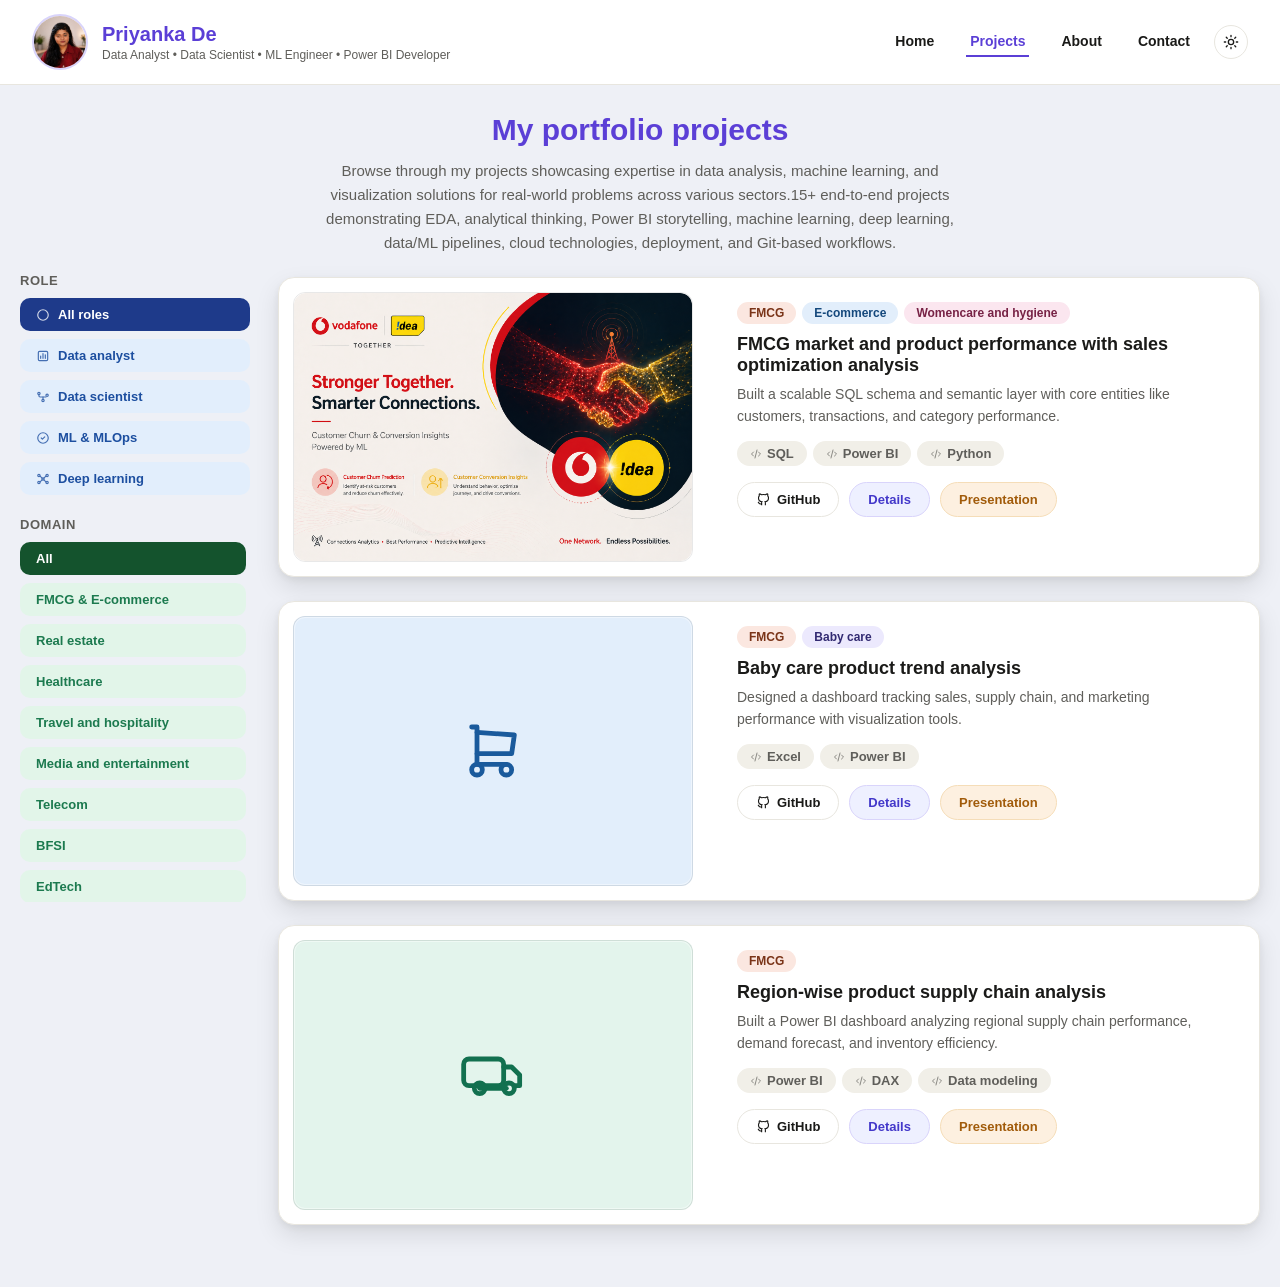
<file: 1234.html>
<!DOCTYPE html>
<html lang="en">
<head>
<meta charset="UTF-8">
<meta name="viewport" content="width=device-width, initial-scale=1.0">
<title>My portfolio projects</title>
<style>
  :root {
    --page-bg: #eef0f6;
    --header-bg: #ffffff;
    --header-border: #e8e6df;
    --card-bg: #ffffff;
    --card-border: #e8e6df;
    --text-primary: #1a1a18;
    --text-secondary: #5f5e5a;
    --shadow-rest: 0 10px 24px rgba(0,0,0,0.10), 0 3px 8px rgba(0,0,0,0.06), inset 0 1px 0 rgba(255,255,255,0.6);
    --shadow-hover: 0 24px 44px rgba(0,0,0,0.18), 0 8px 16px rgba(0,0,0,0.10), inset 0 1px 0 rgba(255,255,255,0.6);
    --purple: #5b3fd6;
    --tag-bg: #f1efe8;
    --btn-bg: #ffffff;
    --fade-edge: rgba(238,240,246,0);
    --fade-edge-solid: #eef0f6;
    --project-image-border: rgba(0,0,0,0.09);
    --project-image-inset: rgba(255,255,255,0.4);
    transition: background 0.2s ease, color 0.2s ease;
  }
 
  body.dark-mode {
    --page-bg: #14151c;
    --header-bg: #1b1c25;
    --header-border: #2b2d3a;
    --card-bg: #1f2029;
    --card-border: #30323f;
    --text-primary: #f0efec;
    --text-secondary: #a7a6b3;
    --shadow-rest: 0 10px 24px rgba(0,0,0,0.35), 0 3px 8px rgba(0,0,0,0.25), inset 0 1px 0 rgba(255,255,255,0.03);
    --shadow-hover: 0 24px 44px rgba(0,0,0,0.5), 0 8px 16px rgba(0,0,0,0.3), inset 0 1px 0 rgba(255,255,255,0.03);
    --purple: #9c8bff;
    --tag-bg: #2a2c38;
    --btn-bg: #262733;
    --fade-edge: rgba(20,21,28,0);
    --fade-edge-solid: #14151c;
    --project-image-border: rgba(255,255,255,0.08);
    --project-image-inset: rgba(255,255,255,0.05);
  }
 
  * { box-sizing: border-box; }
 
  body {
    font-family: -apple-system, "Segoe UI", Roboto, Arial, sans-serif;
    background: var(--page-bg);
    margin: 0;
    transition: background 0.2s ease;
  }
 
  .site-header {
    background: var(--header-bg);
    border-bottom: 1px solid var(--header-border);
    padding: 14px 32px;
    display: flex;
    align-items: center;
    justify-content: space-between;
    gap: 16px;
    position: relative;
    z-index: 20;
    transition: background 0.2s ease, border-color 0.2s ease;
  }
 
  .header-right {
    display: flex;
    align-items: center;
    gap: 20px;
  }
 
  .theme-toggle {
    width: 34px;
    height: 34px;
    min-width: 34px;
    border-radius: 50%;
    border: 1px solid var(--header-border);
    background: var(--btn-bg);
    color: var(--text-primary);
    display: flex;
    align-items: center;
    justify-content: center;
    cursor: pointer;
    padding: 0;
    transition: background 0.2s ease, transform 0.15s ease, border-color 0.2s ease;
  }
 
  .theme-toggle:hover { transform: scale(1.08); }
 
  .theme-toggle svg { width: 16px; height: 16px; }
 
  .theme-toggle .icon-moon { display: none; }
  body.dark-mode .theme-toggle .icon-sun { display: none; }
  body.dark-mode .theme-toggle .icon-moon { display: block; }
 
  /* Hamburger menu button — hidden on desktop, shown only on narrow/mobile screens */
  .nav-toggle {
    display: none;
    width: 34px;
    height: 34px;
    min-width: 34px;
    border-radius: 8px;
    border: 1px solid var(--header-border);
    background: var(--btn-bg);
    color: var(--text-primary);
    align-items: center;
    justify-content: center;
    cursor: pointer;
    padding: 0;
  }
 
  .nav-toggle svg { width: 18px; height: 18px; }
  .nav-toggle .icon-close { display: none; }
  .nav-toggle.open .icon-menu { display: none; }
  .nav-toggle.open .icon-close { display: block; }
 
  .site-header .brand-left {
    display: flex;
    align-items: center;
    gap: 14px;
  }
 
  .avatar-circle {
    width: 56px;
    height: 56px;
    border-radius: 50%;
    overflow: hidden;
    flex: none;
    background: #ece9fd;
    display: flex;
    align-items: center;
    justify-content: center;
    border: 2px solid #d9d4fb;
  }
 
  .avatar-circle img {
    width: 100%;
    height: 100%;
    object-fit: cover;
  }
 
  .site-header .brand-name {
    font-size: 20px;
    font-weight: 700;
    color: var(--purple);
    margin: 0;
  }
 
  .site-header .brand-title {
    font-size: 12px;
    color: var(--text-secondary);
    margin: 2px 0 0;
  }
 
  .site-header nav {
    display: flex;
    gap: 28px;
  }
 
  .site-header nav a {
    font-size: 14px;
    font-weight: 600;
    color: var(--text-primary);
    text-decoration: none;
    padding: 6px 4px;
    border-bottom: 2px solid transparent;
    cursor: pointer;
    transition: color 0.15s ease, border-color 0.15s ease;
  }
 
  .site-header nav a:hover { color: var(--purple); border-bottom-color: #d9d4fb; }
 
  .site-header nav a.active { color: var(--purple); border-bottom-color: var(--purple); }
 
  .page { max-width: 1300px; margin: 0 auto; padding: 28px 20px 60px; position: relative; z-index: 2; }
 
  .hero { text-align: center; margin-bottom: 24px; }
 
  .hero h1 {
    font-size: 30px;
    font-weight: 700;
    color: var(--purple);
    margin: 0 0 12px;
  }
 
  .hero p {
    font-size: 15px;
    color: var(--text-secondary);
    margin: 0;
    max-width: 640px;
    margin-left: auto;
    margin-right: auto;
    line-height: 1.6;
  }
 
  .layout {
    display: flex;
    align-items: flex-start;
    gap: 28px;
  }
 
  .filters-sidebar {
    width: 230px;
    min-width: 230px;
    position: sticky;
    top: 14px;
    margin-top: -6px;
    display: flex;
    flex-direction: column;
    gap: 22px;
  }
 
  .filter-group {
    position: relative;
  }
 
  /* The swipe/scroll button only makes sense on the narrow, horizontally
     scrolling layout — hidden on desktop where every option is visible. */
  .swipe-hint {
    display: none;
  }
 
  .filter-group h3 {
    font-size: 13px;
    font-weight: 700;
    color: var(--text-secondary);
    text-transform: uppercase;
    letter-spacing: 0.04em;
    margin: 0 0 10px;
  }
 
  .role-filter-block {
    display: flex;
    flex-direction: column;
    gap: 8px;
  }
 
  .role-pill {
    border: none;
    cursor: pointer;
    font-size: 13px;
    font-weight: 600;
    padding: 9px 16px;
    border-radius: 10px;
    background: #e2eefc;
    color: #1d4fa0;
    text-align: left;
    display: flex;
    align-items: center;
    gap: 8px;
    transition: transform 0.15s ease, box-shadow 0.15s ease, background 0.15s ease;
  }
 
  .role-pill svg { flex: none; opacity: 0.8; }
 
  .role-pill:hover { background: #d0e3fa; transform: translateX(2px); }
 
  .role-pill.active {
    background: #1e3a8a;
    color: #ffffff;
  }
 
  .filter-block {
    display: flex;
    flex-direction: column;
    gap: 8px;
    max-height: 360px;
    overflow-y: auto;
    padding-right: 4px;
  }
 
  .pill {
    border: none;
    cursor: pointer;
    font-size: 13px;
    font-weight: 600;
    padding: 9px 16px;
    border-radius: 10px;
    background: #e2f5e9;
    color: #1c7a4f;
    text-align: left;
    transition: transform 0.15s ease, box-shadow 0.15s ease, background 0.15s ease;
  }
 
  .pill:hover { background: #d0eedc; transform: translateX(2px); }
 
  .pill.active {
    background: #14532d;
    color: #ffffff;
  }
 
  .main-content { flex: 1; min-width: 0; }
 
  @media (max-width: 820px) {
    .layout { flex-direction: column; }
    .filters-sidebar { width: 100%; min-width: 0; position: static; }
    .filter-block { flex-direction: row; flex-wrap: wrap; max-height: none; overflow: visible; }
    .role-filter-block { flex-direction: row; flex-wrap: wrap; }
  }
 
  .project-list {
    display: flex;
    flex-direction: column;
    gap: 24px;
  }
 
  .project-card {
    display: flex;
    background: var(--card-bg);
    border: 1px solid var(--card-border);
    border-radius: 16px;
    overflow: hidden;
    box-shadow: var(--shadow-rest);
    transform: translateY(-2px);
    transition: transform 0.25s ease, box-shadow 0.25s ease, border-color 0.25s ease, opacity 0.2s ease;
  }
 
  .project-card:hover {
    transform: translateY(-8px) scale(1.01);
    box-shadow: var(--shadow-hover);
    border-color: rgba(0,0,0,0.12);
  }
 
  .project-card.hidden { display: none; }
 
  .project-image {
    width: 400px;
    min-width: 400px;
    min-height: 270px;
    margin: 14px;
    display: flex;
    align-items: center;
    justify-content: center;
    border-radius: 12px;
    border: 1px solid var(--project-image-border);
    box-shadow: inset 0 0 0 1px var(--project-image-inset);
    overflow: hidden;
  }
 
  .project-image img {
    width: 100%;
    height: 100%;
    object-fit: cover;
    border-radius: 12px;
  }
 
  .project-content {
    flex: 1;
    min-width: 320px;
    padding: 24px 30px;
  }
 
  .badge-row {
    display: flex;
    gap: 6px;
    flex-wrap: wrap;
    margin-bottom: 10px;
  }
 
  .badge {
    font-size: 12px;
    padding: 4px 12px;
    border-radius: 999px;
    font-weight: 600;
  }
 
  .badge.fmcg      { background: #fbe7e0; color: #7a3418; }
  .badge.ecommerce { background: #e2eefb; color: #14487c; }
  .badge.hygiene   { background: #fbe6ef; color: #772245; }
  .badge.babycare  { background: #ece9fd; color: #322a72; }
 
  .project-title {
    font-size: 18px;
    font-weight: 700;
    margin: 0 0 8px;
    color: var(--text-primary);
  }
 
  .project-desc {
    font-size: 14px;
    line-height: 1.55;
    color: var(--text-secondary);
    margin: 0 0 14px;
  }
 
  .tag-row {
    display: flex;
    gap: 6px;
    flex-wrap: wrap;
    margin-bottom: 16px;
  }
 
  .tag {
    display: inline-flex;
    align-items: center;
    gap: 5px;
    font-size: 13px;
    padding: 5px 13px;
    border-radius: 999px;
    background: var(--tag-bg);
    color: var(--text-secondary);
    font-weight: 600;
  }
 
  .tag svg { flex: none; opacity: 0.7; }
 
  .btn-row { display: flex; gap: 10px; }
 
  .btn {
    font-size: 13px;
    font-weight: 600;
    padding: 9px 18px;
    border-radius: 999px;
    border: 1px solid var(--card-border);
    background: var(--btn-bg);
    cursor: pointer;
    text-decoration: none;
    color: var(--text-primary);
    display: inline-flex;
    align-items: center;
    transition: background 0.2s ease, transform 0.2s ease, box-shadow 0.2s ease;
  }
 
  .btn:hover { filter: brightness(0.96); transform: translateY(-1px); box-shadow: 0 4px 10px rgba(0,0,0,0.08); }
 
  .btn.primary {
    background: #eef0ff;
    color: #4338ca;
    border-color: #d9d4fb;
  }
  .btn.primary:hover { background: #e0e4fd; box-shadow: 0 4px 10px rgba(67,56,202,0.18); }
 
  .btn.success {
    background: #fdf0e0;
    color: #a15b0a;
    border-color: #f5ddb8;
  }
  .btn.success:hover { background: #fbe6cc; box-shadow: 0 4px 10px rgba(161,91,10,0.18); }
 
  @media (max-width: 900px) {
    .project-image { width: 260px; min-width: 260px; min-height: 220px; }
  }
 
  @media (max-width: 700px) {
    .page { padding: 18px 14px 40px; }
 
    .site-header { padding: 12px 16px; }
    .site-header .brand-left { gap: 10px; }
    .avatar-circle { width: 44px; height: 44px; }
    .site-header .brand-name { font-size: 16px; }
    .site-header .brand-title { font-size: 10px; }
 
    .nav-toggle { display: flex; }
 
    .site-header nav {
      display: none;
      position: absolute;
      top: 100%;
      left: 0;
      right: 0;
      flex-direction: column;
      align-items: stretch;
      gap: 0;
      background: var(--header-bg);
      border-bottom: 1px solid var(--header-border);
      box-shadow: 0 14px 28px rgba(0,0,0,0.14);
      padding: 6px 16px 10px;
      z-index: 19;
    }
 
    .site-header nav.nav-open { display: flex; }
 
    .site-header nav a {
      font-size: 14px;
      padding: 12px 4px;
      border-bottom: 1px solid var(--header-border);
    }
 
    .site-header nav a:last-child { border-bottom: none; }
 
    .hero { margin-bottom: 16px; }
    .hero h1 { font-size: 21px; margin-bottom: 6px; }
    .hero p { font-size: 13px; line-height: 1.45; }
 
    .layout { gap: 14px; }
 
    .filters-sidebar { gap: 12px; }
    .filter-group h3 { font-size: 11px; margin-bottom: 6px; }
 
    .filter-group::after {
      content: "";
      position: absolute;
      top: 24px;
      right: 0;
      bottom: 6px;
      width: 28px;
      background: linear-gradient(to right, var(--fade-edge), var(--fade-edge-solid));
      pointer-events: none;
    }
 
    /* Small button that nudges the user to swipe the filter row, and can be
       clicked to scroll it. It disappears once the row is fully scrolled. */
    .swipe-hint {
      position: absolute;
      top: 16px;
      right: 2px;
      width: 26px;
      height: 26px;
      border-radius: 50%;
      background: var(--card-bg);
      border: 1px solid var(--card-border);
      box-shadow: 0 3px 8px rgba(0,0,0,0.14), 0 1px 3px rgba(0,0,0,0.08);
      display: flex;
      align-items: center;
      justify-content: center;
      color: var(--purple);
      cursor: pointer;
      padding: 0;
      opacity: 0;
      z-index: 2;
      transition: opacity 0.35s ease, transform 0.15s ease;
    }
 
    .swipe-hint svg { width: 13px; height: 13px; }
    .swipe-hint:hover { transform: scale(1.08); }
 
    .filter-group.scrollable .swipe-hint {
      opacity: 1;
      animation: swipe-nudge 1.6s ease-in-out 3;
    }
 
    .filter-group.scrollable.interacted .swipe-hint {
      animation: none;
    }
 
    .filter-group.scrollable.at-end .swipe-hint {
      opacity: 0;
      pointer-events: none;
      animation: none;
    }
 
    @keyframes swipe-nudge {
      0%, 100% { transform: translateX(0); opacity: 1; }
      50% { transform: translateX(4px); opacity: 0.65; }
    }
 
    .role-filter-block, .filter-block {
      flex-direction: row;
      flex-wrap: nowrap;
      overflow-x: auto;
      max-height: none;
      gap: 6px;
      padding: 2px 2px 6px;
      -webkit-overflow-scrolling: touch;
      scrollbar-width: none;
      cursor: grab;
    }
    .role-filter-block::-webkit-scrollbar, .filter-block::-webkit-scrollbar { display: none; }
    .role-filter-block.dragging, .filter-block.dragging { cursor: grabbing; scroll-behavior: auto; }
 
    .role-pill, .pill {
      flex: none;
      white-space: nowrap;
      font-size: 12px;
      padding: 7px 13px;
    }
 
    .project-list { gap: 14px; }
 
    .project-card { flex-direction: column; border-radius: 14px; }
    .project-image { width: auto; min-width: 0; min-height: 150px; margin: 10px 10px 0; border-radius: 10px; }
    .project-image svg { width: 40px; height: 40px; }
 
    .project-content { min-width: 0; padding: 14px 16px 16px; }
    .project-title { font-size: 15px; }
    .project-desc { font-size: 12.5px; margin-bottom: 10px; }
 
    .badge-row, .tag-row { gap: 5px; margin-bottom: 8px; }
    .badge { font-size: 10.5px; padding: 3px 9px; }
    .tag { font-size: 11px; padding: 4px 10px; }
 
    .btn-row { gap: 6px; flex-wrap: wrap; }
    .btn { font-size: 12px; padding: 7px 13px; }
  }
  /* Subtle floating sparkles drifting across the whole page for a lively feel */
  .sparkle-field {
    position: fixed;
    inset: 0;
    overflow: hidden;
    pointer-events: none;
    z-index: 0;
  }
 
  .sparkle {
    position: absolute;
    bottom: -12px;
    border-radius: 50%;
    background: var(--purple);
    opacity: 0;
    animation: sparkle-float linear infinite;
    will-change: transform, opacity;
  }
 
  @keyframes sparkle-float {
    0%   { transform: translateY(0) translateX(0) scale(0.6); opacity: 0; }
    8%   { opacity: 0.55; }
    50%  { transform: translateY(-55vh) translateX(var(--drift, 12px)) scale(1); opacity: 0.35; }
    92%  { opacity: 0.12; }
    100% { transform: translateY(-110vh) translateX(calc(var(--drift, 12px) * 2)) scale(0.8); opacity: 0; }
  }
 
  @media (prefers-reduced-motion: reduce) {
    .sparkle-field { display: none; }
  }
</style>
</head>
<body>
 
<div class="sparkle-field" id="sparkle-field" aria-hidden="true"></div>
 
<div class="site-header">
  <div class="brand-left">
    <div class="avatar-circle">
      <img src="images/ChatGPT Image Apr 22, 2026, 02_42_22 PM.png" alt="Priyanka De">
      <svg width="28" height="28" viewBox="0 0 24 24" fill="none" stroke="#5b3fd6" stroke-width="1.8" stroke-linecap="round" stroke-linejoin="round"><circle cx="12" cy="8" r="4"></circle><path d="M4 20c0 -4.4 3.6 -7 8 -7s8 2.6 8 7"></path></svg>
    </div>
    <div>
      <p class="brand-name">Priyanka De</p>
      <p class="brand-title">Data Analyst &bull; Data Scientist &bull; ML Engineer &bull; Power BI Developer</p>
    </div>
  </div>
  <div class="header-right">
    <nav id="site-nav">
      <a href="index.html">Home</a>
      <a href="1234.html" class="active">Projects</a>
      <a href="about.html">About</a>
      <a href="contact.htm">Contact</a>
    </nav>
    <button class="theme-toggle" id="theme-toggle" type="button" aria-label="Toggle dark mode" title="Toggle dark / light mode">
      <svg class="icon-sun" viewBox="0 0 24 24" fill="none" stroke="currentColor" stroke-width="2" stroke-linecap="round" stroke-linejoin="round"><circle cx="12" cy="12" r="4"></circle><path d="M12 2v2M12 20v2M4.93 4.93l1.41 1.41M17.66 17.66l1.41 1.41M2 12h2M20 12h2M4.93 19.07l1.41-1.41M17.66 6.34l1.41-1.41"></path></svg>
      <svg class="icon-moon" viewBox="0 0 24 24" fill="none" stroke="currentColor" stroke-width="2" stroke-linecap="round" stroke-linejoin="round"><path d="M21 12.79A9 9 0 1 1 11.21 3a7 7 0 0 0 9.79 9.79z"></path></svg>
    </button>
    <button class="nav-toggle" id="nav-toggle" type="button" aria-label="Open menu" aria-expanded="false">
      <svg class="icon-menu" viewBox="0 0 24 24" fill="none" stroke="currentColor" stroke-width="2" stroke-linecap="round" stroke-linejoin="round"><line x1="4" y1="7" x2="20" y2="7"></line><line x1="4" y1="12" x2="20" y2="12"></line><line x1="4" y1="17" x2="20" y2="17"></line></svg>
      <svg class="icon-close" viewBox="0 0 24 24" fill="none" stroke="currentColor" stroke-width="2" stroke-linecap="round" stroke-linejoin="round"><line x1="6" y1="6" x2="18" y2="18"></line><line x1="6" y1="18" x2="18" y2="6"></line></svg>
    </button>
  </div>
</div>
 
<div class="page">
 
  <div class="hero">
    <h1>My portfolio projects</h1>
    <p>Browse through my projects showcasing expertise in data analysis, machine learning, and visualization solutions for real-world problems across various sectors.15+ end-to-end projects demonstrating EDA, analytical thinking, Power BI storytelling, machine learning, deep learning, data/ML pipelines, cloud technologies, deployment, and Git-based workflows.</p>
  </div>
 
  <div class="layout">
 
    <aside class="filters-sidebar">
      <div class="filter-group" id="role-filter-group">
        <h3>Role</h3>
        <button type="button" class="swipe-hint" id="role-swipe-btn" aria-label="Scroll to see more roles">
          <svg viewBox="0 0 24 24" width="18" height="18" fill="none" stroke="currentColor" stroke-width="2.5" stroke-linecap="round" stroke-linejoin="round"><polyline points="9 6 15 12 9 18"></polyline></svg>
        </button>
        <div class="role-filter-block" id="role-filters">
          <button class="role-pill active" data-role="all">
            <svg width="14" height="14" viewBox="0 0 24 24" fill="none" stroke="currentColor" stroke-width="2" stroke-linecap="round" stroke-linejoin="round"><circle cx="12" cy="12" r="9"></circle></svg>
            All roles
          </button>
          <button class="role-pill" data-role="analyst">
            <svg width="14" height="14" viewBox="0 0 24 24" fill="none" stroke="currentColor" stroke-width="2" stroke-linecap="round" stroke-linejoin="round"><rect x="4" y="4" width="16" height="16" rx="2"></rect><path d="M8 16v-4"></path><path d="M12 16v-8"></path><path d="M16 16v-6"></path></svg>
            Data analyst
          </button>
          <button class="role-pill" data-role="scientist">
            <svg width="14" height="14" viewBox="0 0 24 24" fill="none" stroke="currentColor" stroke-width="2" stroke-linecap="round" stroke-linejoin="round"><circle cx="5" cy="6" r="2"></circle><circle cx="12" cy="18" r="2"></circle><circle cx="19" cy="9" r="2"></circle><path d="M5 8v2a2 2 0 0 0 2 2h10"></path><path d="M12 16v-4"></path></svg>
            Data scientist
          </button>
          <button class="role-pill" data-role="ml,mlops">
            <svg width="14" height="14" viewBox="0 0 24 24" fill="none" stroke="currentColor" stroke-width="2" stroke-linecap="round" stroke-linejoin="round"><path d="M9 12l2 2l4 -4"></path><circle cx="12" cy="12" r="9"></circle></svg>
            ML &amp; MLOps
          </button>
          <button class="role-pill" data-role="dl">
            <svg width="14" height="14" viewBox="0 0 24 24" fill="none" stroke="currentColor" stroke-width="2" stroke-linecap="round" stroke-linejoin="round"><circle cx="5" cy="6" r="2"></circle><circle cx="5" cy="18" r="2"></circle><circle cx="12" cy="12" r="2"></circle><circle cx="19" cy="6" r="2"></circle><circle cx="19" cy="18" r="2"></circle><path d="M7 7l3.5 3.5"></path><path d="M7 17l3.5 -3.5"></path><path d="M13.5 10.5l3.5 -3.5"></path><path d="M13.5 13.5l3.5 3.5"></path></svg>
            Deep learning
          </button>
        </div>
      </div>
 
      <div class="filter-group" id="domain-filter-group">
        <h3>Domain</h3>
        <button type="button" class="swipe-hint" id="domain-swipe-btn" aria-label="Scroll to see more domains">
          <svg viewBox="0 0 24 24" width="18" height="18" fill="none" stroke="currentColor" stroke-width="2.5" stroke-linecap="round" stroke-linejoin="round"><polyline points="9 6 15 12 9 18"></polyline></svg>
        </button>
        <div class="filter-block" id="domain-filters">
          <button class="pill active" data-domain="all">All</button>
          <button class="pill" data-domain="fmcg">FMCG &amp; E-commerce</button>
          <button class="pill" data-domain="real-estate">Real estate</button>
          <button class="pill" data-domain="healthcare">Healthcare</button>
          <button class="pill" data-domain="travel">Travel and hospitality</button>
          <button class="pill" data-domain="media">Media and entertainment</button>
          <button class="pill" data-domain="telecom">Telecom</button>
          <button class="pill" data-domain="bfsi">BFSI</button>
          <button class="pill" data-domain="edtech">EdTech</button>
          <button class="pill" data-domain="fashion">Fashion</button>
          <button class="pill" data-domain="automobile">Automobile</button>
        </div>
      </div>
    </aside>
 
    <div class="main-content">
      <div class="project-list" id="project-list">
 
    <div class="project-card" data-domain="fmcg" data-role="analyst">
      <div class="project-image">
        <img src="images/telecom.png" alt="FMCG market and product performance with sales optimization analysis">
      </div>
      <div class="project-content">
        <div class="badge-row">
          <span class="badge fmcg">FMCG</span>
          <span class="badge ecommerce">E-commerce</span>
          <span class="badge hygiene">Womencare and hygiene</span>
        </div>
        <p class="project-title">FMCG market and product performance with sales optimization analysis</p>
        <p class="project-desc">Built a scalable SQL schema and semantic layer with core entities like customers, transactions, and category performance.</p>
        <div class="tag-row">
          <span class="tag"><svg width="12" height="12" viewBox="0 0 24 24" fill="none" stroke="currentColor" stroke-width="2" stroke-linecap="round" stroke-linejoin="round"><polyline points="7 8 3 12 7 16"></polyline><polyline points="17 8 21 12 17 16"></polyline><line x1="14" y1="4" x2="10" y2="20"></line></svg>SQL</span>
          <span class="tag"><svg width="12" height="12" viewBox="0 0 24 24" fill="none" stroke="currentColor" stroke-width="2" stroke-linecap="round" stroke-linejoin="round"><polyline points="7 8 3 12 7 16"></polyline><polyline points="17 8 21 12 17 16"></polyline><line x1="14" y1="4" x2="10" y2="20"></line></svg>Power BI</span>
          <span class="tag"><svg width="12" height="12" viewBox="0 0 24 24" fill="none" stroke="currentColor" stroke-width="2" stroke-linecap="round" stroke-linejoin="round"><polyline points="7 8 3 12 7 16"></polyline><polyline points="17 8 21 12 17 16"></polyline><line x1="14" y1="4" x2="10" y2="20"></line></svg>Python</span>
        </div>
        <div class="btn-row">
          <a href="#" class="btn"><svg width="15" height="15" viewBox="0 0 24 24" fill="none" stroke="currentColor" stroke-width="1.8" style="margin-right:6px;"><path d="M9 19c-4.3 1.4 -4.3 -2.5 -6 -3m12 5v-3.5c0 -1 .1 -1.4 -.5 -2c2.8 -.3 5.5 -1.4 5.5 -6a4.6 4.6 0 0 0 -1.3 -3.2a4.2 4.2 0 0 0 -.1 -3.2s-1.1 -.3 -3.5 1.3a12.3 12.3 0 0 0 -6.2 0c-2.4 -1.6 -3.5 -1.3 -3.5 -1.3a4.2 4.2 0 0 0 -.1 3.2a4.6 4.6 0 0 0 -1.3 3.2c0 4.6 2.7 5.7 5.5 6c-.6 .6 -.6 1.2 -.5 2v3.5"></path></svg>GitHub</a>
          <a href="#" class="btn primary">Details</a>
          <a href="#" class="btn success">Presentation</a>
        </div>
      </div>
    </div>
 
    <div class="project-card" data-domain="fmcg" data-role="analyst">
      <div class="project-image" style="background:#e2eefb;">
        <svg width="64" height="64" viewBox="0 0 24 24" fill="none" stroke="#1a5a9c" stroke-width="1.8" stroke-linecap="round" stroke-linejoin="round"><circle cx="6" cy="19" r="2"></circle><circle cx="17" cy="19" r="2"></circle><path d="M17 17h-11v-14h-2"></path><path d="M6 5l14 1l-1 7h-13"></path></svg>
      </div>
      <div class="project-content">
        <div class="badge-row">
          <span class="badge fmcg">FMCG</span>
          <span class="badge babycare">Baby care</span>
        </div>
        <p class="project-title">Baby care product trend analysis</p>
        <p class="project-desc">Designed a dashboard tracking sales, supply chain, and marketing performance with visualization tools.</p>
        <div class="tag-row">
          <span class="tag"><svg width="12" height="12" viewBox="0 0 24 24" fill="none" stroke="currentColor" stroke-width="2" stroke-linecap="round" stroke-linejoin="round"><polyline points="7 8 3 12 7 16"></polyline><polyline points="17 8 21 12 17 16"></polyline><line x1="14" y1="4" x2="10" y2="20"></line></svg>Excel</span>
          <span class="tag"><svg width="12" height="12" viewBox="0 0 24 24" fill="none" stroke="currentColor" stroke-width="2" stroke-linecap="round" stroke-linejoin="round"><polyline points="7 8 3 12 7 16"></polyline><polyline points="17 8 21 12 17 16"></polyline><line x1="14" y1="4" x2="10" y2="20"></line></svg>Power BI</span>
        </div>
        <div class="btn-row">
          <a href="#" class="btn"><svg width="15" height="15" viewBox="0 0 24 24" fill="none" stroke="currentColor" stroke-width="1.8" style="margin-right:6px;"><path d="M9 19c-4.3 1.4 -4.3 -2.5 -6 -3m12 5v-3.5c0 -1 .1 -1.4 -.5 -2c2.8 -.3 5.5 -1.4 5.5 -6a4.6 4.6 0 0 0 -1.3 -3.2a4.2 4.2 0 0 0 -.1 -3.2s-1.1 -.3 -3.5 1.3a12.3 12.3 0 0 0 -6.2 0c-2.4 -1.6 -3.5 -1.3 -3.5 -1.3a4.2 4.2 0 0 0 -.1 3.2a4.6 4.6 0 0 0 -1.3 3.2c0 4.6 2.7 5.7 5.5 6c-.6 .6 -.6 1.2 -.5 2v3.5"></path></svg>GitHub</a>
          <a href="#" class="btn primary">Details</a>
          <a href="#" class="btn success">Presentation</a>
        </div>
      </div>
    </div>
 
    <div class="project-card" data-domain="fmcg" data-role="scientist">
      <div class="project-image" style="background:#e3f4ec;">
        <svg width="64" height="64" viewBox="0 0 24 24" fill="none" stroke="#12704f" stroke-width="1.8" stroke-linecap="round" stroke-linejoin="round"><path d="M7 17h10"></path><rect x="1" y="6" width="15" height="10" rx="2"></rect><path d="M16 9h3l3 3v4h-2"></path><circle cx="7" cy="17" r="2"></circle><circle cx="18" cy="17" r="2"></circle></svg>
      </div>
      <div class="project-content">
        <div class="badge-row">
          <span class="badge fmcg">FMCG</span>
        </div>
        <p class="project-title">Region-wise product supply chain analysis</p>
        <p class="project-desc">Built a Power BI dashboard analyzing regional supply chain performance, demand forecast, and inventory efficiency.</p>
        <div class="tag-row">
          <span class="tag"><svg width="12" height="12" viewBox="0 0 24 24" fill="none" stroke="currentColor" stroke-width="2" stroke-linecap="round" stroke-linejoin="round"><polyline points="7 8 3 12 7 16"></polyline><polyline points="17 8 21 12 17 16"></polyline><line x1="14" y1="4" x2="10" y2="20"></line></svg>Power BI</span>
          <span class="tag"><svg width="12" height="12" viewBox="0 0 24 24" fill="none" stroke="currentColor" stroke-width="2" stroke-linecap="round" stroke-linejoin="round"><polyline points="7 8 3 12 7 16"></polyline><polyline points="17 8 21 12 17 16"></polyline><line x1="14" y1="4" x2="10" y2="20"></line></svg>DAX</span>
          <span class="tag"><svg width="12" height="12" viewBox="0 0 24 24" fill="none" stroke="currentColor" stroke-width="2" stroke-linecap="round" stroke-linejoin="round"><polyline points="7 8 3 12 7 16"></polyline><polyline points="17 8 21 12 17 16"></polyline><line x1="14" y1="4" x2="10" y2="20"></line></svg>Data modeling</span>
        </div>
        <div class="btn-row">
          <a href="#" class="btn"><svg width="15" height="15" viewBox="0 0 24 24" fill="none" stroke="currentColor" stroke-width="1.8" style="margin-right:6px;"><path d="M9 19c-4.3 1.4 -4.3 -2.5 -6 -3m12 5v-3.5c0 -1 .1 -1.4 -.5 -2c2.8 -.3 5.5 -1.4 5.5 -6a4.6 4.6 0 0 0 -1.3 -3.2a4.2 4.2 0 0 0 -.1 -3.2s-1.1 -.3 -3.5 1.3a12.3 12.3 0 0 0 -6.2 0c-2.4 -1.6 -3.5 -1.3 -3.5 -1.3a4.2 4.2 0 0 0 -.1 3.2a4.6 4.6 0 0 0 -1.3 3.2c0 4.6 2.7 5.7 5.5 6c-.6 .6 -.6 1.2 -.5 2v3.5"></path></svg>GitHub</a>
          <a href="#" class="btn primary">Details</a>
          <a href="#" class="btn success">Presentation</a>
        </div>
      </div>
    </div>
 
    </div>
 
  </div>
 
  </div>
</div>
 
<script>
  // Ambient sparkles drifting slowly up the page — purely decorative
  (function () {
    var field = document.getElementById('sparkle-field');
    if (!field || (window.matchMedia && window.matchMedia('(prefers-reduced-motion: reduce)').matches)) return;
 
    var count = window.innerWidth < 700 ? 14 : 24;
    for (var i = 0; i < count; i++) {
      var s = document.createElement('span');
      s.className = 'sparkle';
      var size = (Math.random() * 2.5 + 1.5).toFixed(1);
      s.style.width = size + 'px';
      s.style.height = size + 'px';
      s.style.left = (Math.random() * 100).toFixed(1) + 'vw';
      s.style.setProperty('--drift', (Math.random() * 40 - 20).toFixed(0) + 'px');
      var duration = (Math.random() * 18 + 16).toFixed(1);
      s.style.animationDuration = duration + 's';
      s.style.animationDelay = (Math.random() * -duration).toFixed(1) + 's';
      field.appendChild(s);
    }
  })();
 
  // Mobile hamburger menu — opens/closes the dropdown nav on narrow screens
  (function () {
    var navToggle = document.getElementById('nav-toggle');
    var siteNav = document.getElementById('site-nav');
    if (!navToggle || !siteNav) return;
 
    function closeNav() {
      siteNav.classList.remove('nav-open');
      navToggle.classList.remove('open');
      navToggle.setAttribute('aria-expanded', 'false');
    }
 
    navToggle.addEventListener('click', function () {
      var isOpen = siteNav.classList.toggle('nav-open');
      navToggle.classList.toggle('open', isOpen);
      navToggle.setAttribute('aria-expanded', isOpen ? 'true' : 'false');
    });
 
    siteNav.querySelectorAll('a').forEach(function (link) {
      link.addEventListener('click', closeNav);
    });
 
    window.addEventListener('resize', function () {
      if (window.innerWidth > 700) closeNav();
    });
  })();
 
  // Dark / light mode toggle, remembers the user's choice
  (function () {
    var toggle = document.getElementById('theme-toggle');
    var stored = null;
    try { stored = localStorage.getItem('portfolio-theme'); } catch (e) {}
    var prefersDark = window.matchMedia && window.matchMedia('(prefers-color-scheme: dark)').matches;
    if (stored === 'dark' || (!stored && prefersDark)) {
      document.body.classList.add('dark-mode');
    }
    toggle.addEventListener('click', function () {
      document.body.classList.toggle('dark-mode');
      var isDark = document.body.classList.contains('dark-mode');
      try { localStorage.setItem('portfolio-theme', isDark ? 'dark' : 'light'); } catch (e) {}
    });
  })();
 
  // Show a small button on the filter rows when there's more to scroll.
  // Clicking it scrolls the row; it disappears once the row is fully scrolled.
  (function () {
    var groups = [
      { group: document.getElementById('role-filter-group'), row: document.getElementById('role-filters'), btn: document.getElementById('role-swipe-btn') },
      { group: document.getElementById('domain-filter-group'), row: document.getElementById('domain-filters'), btn: document.getElementById('domain-swipe-btn') }
    ];
 
    function checkEnd(g) {
      if (!g.row || !g.group) return;
      var atEnd = g.row.scrollLeft + g.row.clientWidth >= g.row.scrollWidth - 2;
      g.group.classList.toggle('at-end', atEnd);
    }
 
    function refresh() {
      groups.forEach(function (g) {
        if (!g.group || !g.row) return;
        var isScrollable = g.row.scrollWidth > g.row.clientWidth + 2;
        g.group.classList.toggle('scrollable', isScrollable);
        checkEnd(g);
      });
    }
 
    groups.forEach(function (g) {
      if (!g.row || !g.group) return;
      g.row.addEventListener('scroll', function () {
        g.group.classList.add('interacted');
        checkEnd(g);
      }, { passive: true });
 
      if (g.btn) {
        g.btn.addEventListener('click', function () {
          g.group.classList.add('interacted');
          g.row.scrollBy({ left: Math.round(g.row.clientWidth * 0.6), behavior: 'smooth' });
        });
      }
    });
 
    refresh();
    window.addEventListener('resize', refresh);
  })();
 
  var roleButtons = document.querySelectorAll('#role-filters .role-pill');
  var domainButtons = document.querySelectorAll('#domain-filters .pill');
  var cards = document.querySelectorAll('.project-card');
  var currentRole = 'all';
  var currentDomain = 'all';
 
  function applyFilters() {
    var currentRoles = currentRole.split(',');
    cards.forEach(function (card) {
      var roleMatch = currentRoles.indexOf('all') !== -1 || currentRoles.indexOf(card.getAttribute('data-role')) !== -1;
      var domainMatch = currentDomain === 'all' || card.getAttribute('data-domain') === currentDomain;
      card.classList.toggle('hidden', !(roleMatch && domainMatch));
    });
  }
 
  roleButtons.forEach(function (btn) {
    btn.addEventListener('click', function () {
      roleButtons.forEach(function (b) { b.classList.remove('active'); });
      btn.classList.add('active');
      currentRole = btn.getAttribute('data-role');
      applyFilters();
    });
  });
 
  domainButtons.forEach(function (btn) {
    btn.addEventListener('click', function () {
      domainButtons.forEach(function (b) { b.classList.remove('active'); });
      btn.classList.add('active');
      currentDomain = btn.getAttribute('data-domain');
      applyFilters();
    });
  });
 
  // Click-and-drag horizontal scrolling for the filter chip rows
  // (touch swipe already works natively on phones)
  [document.getElementById('role-filters'), document.getElementById('domain-filters')].forEach(function (el) {
    var isDown = false, startX, scrollLeft, moved = false;
 
    el.addEventListener('mousedown', function (e) {
      isDown = true;
      moved = false;
      el.classList.add('dragging');
      startX = e.pageX - el.offsetLeft;
      scrollLeft = el.scrollLeft;
    });
    el.addEventListener('mouseleave', function () { isDown = false; el.classList.remove('dragging'); });
    el.addEventListener('mouseup', function () { isDown = false; el.classList.remove('dragging'); });
    el.addEventListener('mousemove', function (e) {
      if (!isDown) return;
      e.preventDefault();
      var x = e.pageX - el.offsetLeft;
      var walk = x - startX;
      if (Math.abs(walk) > 5) moved = true;
      el.scrollLeft = scrollLeft - walk;
    });
    // Prevent a drag from also triggering a pill click
    el.addEventListener('click', function (e) {
      if (moved) { e.stopPropagation(); e.preventDefault(); moved = false; }
    }, true);
  });
</script>
 
</body>
</html>
</file>
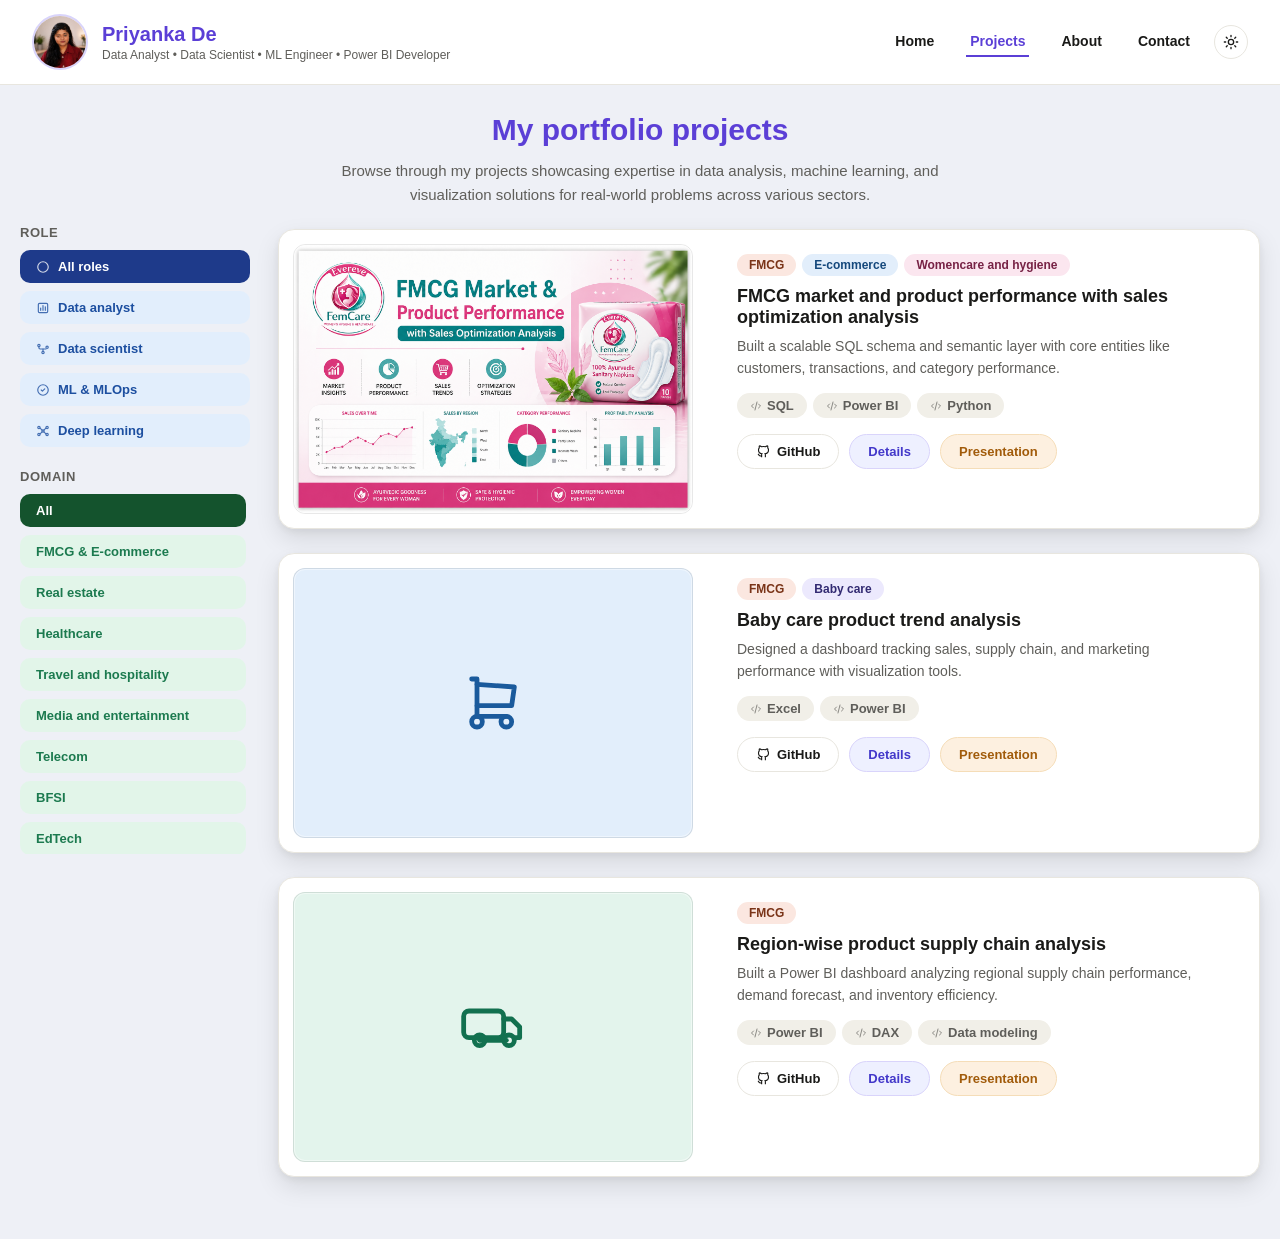
<file: 1ll.html>
<!DOCTYPE html>
<html lang="en">
<head>
<meta charset="UTF-8">
<title>My portfolio projects</title>
<style>
  :root {
    --page-bg: #eef0f6;
    --header-bg: #ffffff;
    --header-border: #e8e6df;
    --card-bg: #ffffff;
    --card-border: #e8e6df;
    --text-primary: #1a1a18;
    --text-secondary: #5f5e5a;
    --shadow-rest: 0 10px 24px rgba(0,0,0,0.10), 0 3px 8px rgba(0,0,0,0.06), inset 0 1px 0 rgba(255,255,255,0.6);
    --shadow-hover: 0 24px 44px rgba(0,0,0,0.18), 0 8px 16px rgba(0,0,0,0.10), inset 0 1px 0 rgba(255,255,255,0.6);
    --purple: #5b3fd6;
    --tag-bg: #f1efe8;
    --btn-bg: #ffffff;
    --fade-edge: rgba(238,240,246,0);
    --fade-edge-solid: #eef0f6;
    --project-image-border: rgba(0,0,0,0.09);
    --project-image-inset: rgba(255,255,255,0.4);
    transition: background 0.2s ease, color 0.2s ease;
  }
 
  body.dark-mode {
    --page-bg: #14151c;
    --header-bg: #1b1c25;
    --header-border: #2b2d3a;
    --card-bg: #1f2029;
    --card-border: #30323f;
    --text-primary: #f0efec;
    --text-secondary: #a7a6b3;
    --shadow-rest: 0 10px 24px rgba(0,0,0,0.35), 0 3px 8px rgba(0,0,0,0.25), inset 0 1px 0 rgba(255,255,255,0.03);
    --shadow-hover: 0 24px 44px rgba(0,0,0,0.5), 0 8px 16px rgba(0,0,0,0.3), inset 0 1px 0 rgba(255,255,255,0.03);
    --purple: #9c8bff;
    --tag-bg: #2a2c38;
    --btn-bg: #262733;
    --fade-edge: rgba(20,21,28,0);
    --fade-edge-solid: #14151c;
    --project-image-border: rgba(255,255,255,0.08);
    --project-image-inset: rgba(255,255,255,0.05);
  }
 
  * { box-sizing: border-box; }
 
  body {
    font-family: -apple-system, "Segoe UI", Roboto, Arial, sans-serif;
    background: var(--page-bg);
    margin: 0;
    transition: background 0.2s ease;
  }
 
  .site-header {
    background: var(--header-bg);
    border-bottom: 1px solid var(--header-border);
    padding: 14px 32px;
    display: flex;
    align-items: center;
    justify-content: space-between;
    gap: 16px;
    position: relative;
    z-index: 20;
    transition: background 0.2s ease, border-color 0.2s ease;
  }
 
  .header-right {
    display: flex;
    align-items: center;
    gap: 20px;
  }
 
  .theme-toggle {
    width: 34px;
    height: 34px;
    min-width: 34px;
    border-radius: 50%;
    border: 1px solid var(--header-border);
    background: var(--btn-bg);
    color: var(--text-primary);
    display: flex;
    align-items: center;
    justify-content: center;
    cursor: pointer;
    padding: 0;
    transition: background 0.2s ease, transform 0.15s ease, border-color 0.2s ease;
  }
 
  .theme-toggle:hover { transform: scale(1.08); }
 
  .theme-toggle svg { width: 16px; height: 16px; }
 
  .theme-toggle .icon-moon { display: none; }
  body.dark-mode .theme-toggle .icon-sun { display: none; }
  body.dark-mode .theme-toggle .icon-moon { display: block; }
 
  /* Hamburger menu button — hidden on desktop, shown only on narrow/mobile screens */
  .nav-toggle {
    display: none;
    width: 34px;
    height: 34px;
    min-width: 34px;
    border-radius: 8px;
    border: 1px solid var(--header-border);
    background: var(--btn-bg);
    color: var(--text-primary);
    align-items: center;
    justify-content: center;
    cursor: pointer;
    padding: 0;
  }
 
  .nav-toggle svg { width: 18px; height: 18px; }
  .nav-toggle .icon-close { display: none; }
  .nav-toggle.open .icon-menu { display: none; }
  .nav-toggle.open .icon-close { display: block; }
 
  .site-header .brand-left {
    display: flex;
    align-items: center;
    gap: 14px;
  }
 
  .avatar-circle {
    width: 56px;
    height: 56px;
    border-radius: 50%;
    overflow: hidden;
    flex: none;
    background: #ece9fd;
    display: flex;
    align-items: center;
    justify-content: center;
    border: 2px solid #d9d4fb;
  }
 
  .avatar-circle img {
    width: 100%;
    height: 100%;
    object-fit: cover;
  }
 
  .site-header .brand-name {
    font-size: 20px;
    font-weight: 700;
    color: var(--purple);
    margin: 0;
  }
 
  .site-header .brand-title {
    font-size: 12px;
    color: var(--text-secondary);
    margin: 2px 0 0;
  }
 
  .site-header nav {
    display: flex;
    gap: 28px;
  }
 
  .site-header nav a {
    font-size: 14px;
    font-weight: 600;
    color: var(--text-primary);
    text-decoration: none;
    padding: 6px 4px;
    border-bottom: 2px solid transparent;
    cursor: pointer;
    transition: color 0.15s ease, border-color 0.15s ease;
  }
 
  .site-header nav a:hover { color: var(--purple); border-bottom-color: #d9d4fb; }
 
  .site-header nav a.active { color: var(--purple); border-bottom-color: var(--purple); }
 
  .page { max-width: 1300px; margin: 0 auto; padding: 28px 20px 60px; position: relative; z-index: 2; }
 
  .hero { text-align: center; margin-bottom: 24px; }
 
  .hero h1 {
    font-size: 30px;
    font-weight: 700;
    color: var(--purple);
    margin: 0 0 12px;
  }
 
  .hero p {
    font-size: 15px;
    color: var(--text-secondary);
    margin: 0;
    max-width: 640px;
    margin-left: auto;
    margin-right: auto;
    line-height: 1.6;
  }
 
  .layout {
    display: flex;
    align-items: flex-start;
    gap: 28px;
  }
 
  .filters-sidebar {
    width: 230px;
    min-width: 230px;
    position: sticky;
    top: 14px;
    margin-top: -6px;
    display: flex;
    flex-direction: column;
    gap: 22px;
  }
 
  .filter-group {
    position: relative;
  }
 
  /* The swipe/scroll button only makes sense on the narrow, horizontally
     scrolling layout — hidden on desktop where every option is visible. */
  .swipe-hint {
    display: none;
  }
 
  .filter-group h3 {
    font-size: 13px;
    font-weight: 700;
    color: var(--text-secondary);
    text-transform: uppercase;
    letter-spacing: 0.04em;
    margin: 0 0 10px;
  }
 
  .role-filter-block {
    display: flex;
    flex-direction: column;
    gap: 8px;
  }
 
  .role-pill {
    border: none;
    cursor: pointer;
    font-size: 13px;
    font-weight: 600;
    padding: 9px 16px;
    border-radius: 10px;
    background: #e2eefc;
    color: #1d4fa0;
    text-align: left;
    display: flex;
    align-items: center;
    gap: 8px;
    transition: transform 0.15s ease, box-shadow 0.15s ease, background 0.15s ease;
  }
 
  .role-pill svg { flex: none; opacity: 0.8; }
 
  .role-pill:hover { background: #d0e3fa; transform: translateX(2px); }
 
  .role-pill.active {
    background: #1e3a8a;
    color: #ffffff;
  }
 
  .filter-block {
    display: flex;
    flex-direction: column;
    gap: 8px;
    max-height: 360px;
    overflow-y: auto;
    padding-right: 4px;
  }
 
  .pill {
    border: none;
    cursor: pointer;
    font-size: 13px;
    font-weight: 600;
    padding: 9px 16px;
    border-radius: 10px;
    background: #e2f5e9;
    color: #1c7a4f;
    text-align: left;
    transition: transform 0.15s ease, box-shadow 0.15s ease, background 0.15s ease;
  }
 
  .pill:hover { background: #d0eedc; transform: translateX(2px); }
 
  .pill.active {
    background: #14532d;
    color: #ffffff;
  }
 
  .main-content { flex: 1; min-width: 0; }
 
  @media (max-width: 820px) {
    .layout { flex-direction: column; }
    .filters-sidebar { width: 100%; min-width: 0; position: static; }
    .filter-block { flex-direction: row; flex-wrap: wrap; max-height: none; overflow: visible; }
    .role-filter-block { flex-direction: row; flex-wrap: wrap; }
  }
 
  .project-list {
    display: flex;
    flex-direction: column;
    gap: 24px;
  }
 
  .project-card {
    display: flex;
    background: var(--card-bg);
    border: 1px solid var(--card-border);
    border-radius: 16px;
    overflow: hidden;
    box-shadow: var(--shadow-rest);
    transform: translateY(-2px);
    transition: transform 0.25s ease, box-shadow 0.25s ease, border-color 0.25s ease, opacity 0.2s ease;
  }
 
  .project-card:hover {
    transform: translateY(-8px) scale(1.01);
    box-shadow: var(--shadow-hover);
    border-color: rgba(0,0,0,0.12);
  }
 
  .project-card.hidden { display: none; }
 
  .project-image {
    width: 400px;
    min-width: 400px;
    min-height: 270px;
    margin: 14px;
    display: flex;
    align-items: center;
    justify-content: center;
    border-radius: 12px;
    border: 1px solid var(--project-image-border);
    box-shadow: inset 0 0 0 1px var(--project-image-inset);
    overflow: hidden;
  }
 
  .project-image img {
    width: 100%;
    height: 100%;
    object-fit: cover;
    border-radius: 12px;
  }
 
  .project-content {
    flex: 1;
    min-width: 320px;
    padding: 24px 30px;
  }
 
  .badge-row {
    display: flex;
    gap: 6px;
    flex-wrap: wrap;
    margin-bottom: 10px;
  }
 
  .badge {
    font-size: 12px;
    padding: 4px 12px;
    border-radius: 999px;
    font-weight: 600;
  }
 
  .badge.fmcg      { background: #fbe7e0; color: #7a3418; }
  .badge.ecommerce { background: #e2eefb; color: #14487c; }
  .badge.hygiene   { background: #fbe6ef; color: #772245; }
  .badge.babycare  { background: #ece9fd; color: #322a72; }
 
  .project-title {
    font-size: 18px;
    font-weight: 700;
    margin: 0 0 8px;
    color: var(--text-primary);
  }
 
  .project-desc {
    font-size: 14px;
    line-height: 1.55;
    color: var(--text-secondary);
    margin: 0 0 14px;
  }
 
  .tag-row {
    display: flex;
    gap: 6px;
    flex-wrap: wrap;
    margin-bottom: 16px;
  }
 
  .tag {
    display: inline-flex;
    align-items: center;
    gap: 5px;
    font-size: 13px;
    padding: 5px 13px;
    border-radius: 999px;
    background: var(--tag-bg);
    color: var(--text-secondary);
    font-weight: 600;
  }
 
  .tag svg { flex: none; opacity: 0.7; }
 
  .btn-row { display: flex; gap: 10px; }
 
  .btn {
    font-size: 13px;
    font-weight: 600;
    padding: 9px 18px;
    border-radius: 999px;
    border: 1px solid var(--card-border);
    background: var(--btn-bg);
    cursor: pointer;
    text-decoration: none;
    color: var(--text-primary);
    display: inline-flex;
    align-items: center;
    transition: background 0.2s ease, transform 0.2s ease, box-shadow 0.2s ease;
  }
 
  .btn:hover { filter: brightness(0.96); transform: translateY(-1px); box-shadow: 0 4px 10px rgba(0,0,0,0.08); }
 
  .btn.primary {
    background: #eef0ff;
    color: #4338ca;
    border-color: #d9d4fb;
  }
  .btn.primary:hover { background: #e0e4fd; box-shadow: 0 4px 10px rgba(67,56,202,0.18); }
 
  .btn.success {
    background: #fdf0e0;
    color: #a15b0a;
    border-color: #f5ddb8;
  }
  .btn.success:hover { background: #fbe6cc; box-shadow: 0 4px 10px rgba(161,91,10,0.18); }
 
  @media (max-width: 900px) {
    .project-image { width: 260px; min-width: 260px; min-height: 220px; }
  }
 
  @media (max-width: 700px) {
    .page { padding: 18px 14px 40px; }
 
    .site-header { padding: 12px 16px; }
    .site-header .brand-left { gap: 10px; }
    .avatar-circle { width: 44px; height: 44px; }
    .site-header .brand-name { font-size: 16px; }
    .site-header .brand-title { font-size: 10px; }
 
    .nav-toggle { display: flex; }
 
    .site-header nav {
      display: none;
      position: absolute;
      top: 100%;
      left: 0;
      right: 0;
      flex-direction: column;
      align-items: stretch;
      gap: 0;
      background: var(--header-bg);
      border-bottom: 1px solid var(--header-border);
      box-shadow: 0 14px 28px rgba(0,0,0,0.14);
      padding: 6px 16px 10px;
      z-index: 19;
    }
 
    .site-header nav.nav-open { display: flex; }
 
    .site-header nav a {
      font-size: 14px;
      padding: 12px 4px;
      border-bottom: 1px solid var(--header-border);
    }
 
    .site-header nav a:last-child { border-bottom: none; }
 
    .hero { margin-bottom: 16px; }
    .hero h1 { font-size: 21px; margin-bottom: 6px; }
    .hero p { font-size: 13px; line-height: 1.45; }
 
    .layout { gap: 14px; }
 
    .filters-sidebar { gap: 12px; }
    .filter-group h3 { font-size: 11px; margin-bottom: 6px; }
 
    .filter-group::after {
      content: "";
      position: absolute;
      top: 24px;
      right: 0;
      bottom: 6px;
      width: 28px;
      background: linear-gradient(to right, var(--fade-edge), var(--fade-edge-solid));
      pointer-events: none;
    }
 
    /* Small button that nudges the user to swipe the filter row, and can be
       clicked to scroll it. It disappears once the row is fully scrolled. */
    .swipe-hint {
      position: absolute;
      top: 16px;
      right: 2px;
      width: 26px;
      height: 26px;
      border-radius: 50%;
      background: var(--card-bg);
      border: 1px solid var(--card-border);
      box-shadow: 0 3px 8px rgba(0,0,0,0.14), 0 1px 3px rgba(0,0,0,0.08);
      display: flex;
      align-items: center;
      justify-content: center;
      color: var(--purple);
      cursor: pointer;
      padding: 0;
      opacity: 0;
      z-index: 2;
      transition: opacity 0.35s ease, transform 0.15s ease;
    }
 
    .swipe-hint svg { width: 13px; height: 13px; }
    .swipe-hint:hover { transform: scale(1.08); }
 
    .filter-group.scrollable .swipe-hint {
      opacity: 1;
      animation: swipe-nudge 1.6s ease-in-out 3;
    }
 
    .filter-group.scrollable.interacted .swipe-hint {
      animation: none;
    }
 
    .filter-group.scrollable.at-end .swipe-hint {
      opacity: 0;
      pointer-events: none;
      animation: none;
    }
 
    @keyframes swipe-nudge {
      0%, 100% { transform: translateX(0); opacity: 1; }
      50% { transform: translateX(4px); opacity: 0.65; }
    }
 
    .role-filter-block, .filter-block {
      flex-direction: row;
      flex-wrap: nowrap;
      overflow-x: auto;
      max-height: none;
      gap: 6px;
      padding: 2px 2px 6px;
      -webkit-overflow-scrolling: touch;
      scrollbar-width: none;
      cursor: grab;
    }
    .role-filter-block::-webkit-scrollbar, .filter-block::-webkit-scrollbar { display: none; }
    .role-filter-block.dragging, .filter-block.dragging { cursor: grabbing; scroll-behavior: auto; }
 
    .role-pill, .pill {
      flex: none;
      white-space: nowrap;
      font-size: 12px;
      padding: 7px 13px;
    }
 
    .project-list { gap: 14px; }
 
    .project-card { flex-direction: column; border-radius: 14px; }
    .project-image { width: auto; min-width: 0; min-height: 150px; margin: 10px 10px 0; border-radius: 10px; }
    .project-image svg { width: 40px; height: 40px; }
 
    .project-content { min-width: 0; padding: 14px 16px 16px; }
    .project-title { font-size: 15px; }
    .project-desc { font-size: 12.5px; margin-bottom: 10px; }
 
    .badge-row, .tag-row { gap: 5px; margin-bottom: 8px; }
    .badge { font-size: 10.5px; padding: 3px 9px; }
    .tag { font-size: 11px; padding: 4px 10px; }
 
    .btn-row { gap: 6px; flex-wrap: wrap; }
    .btn { font-size: 12px; padding: 7px 13px; }
  }
  /* Subtle floating sparkles drifting across the whole page for a lively feel */
  .sparkle-field {
    position: fixed;
    inset: 0;
    overflow: hidden;
    pointer-events: none;
    z-index: 0;
  }
 
  .sparkle {
    position: absolute;
    bottom: -12px;
    border-radius: 50%;
    background: var(--purple);
    opacity: 0;
    animation: sparkle-float linear infinite;
    will-change: transform, opacity;
  }
 
  @keyframes sparkle-float {
    0%   { transform: translateY(0) translateX(0) scale(0.6); opacity: 0; }
    8%   { opacity: 0.55; }
    50%  { transform: translateY(-55vh) translateX(var(--drift, 12px)) scale(1); opacity: 0.35; }
    92%  { opacity: 0.12; }
    100% { transform: translateY(-110vh) translateX(calc(var(--drift, 12px) * 2)) scale(0.8); opacity: 0; }
  }
 
  @media (prefers-reduced-motion: reduce) {
    .sparkle-field { display: none; }
  }
</style>
</head>
<body>
 
<div class="sparkle-field" id="sparkle-field" aria-hidden="true"></div>
 
<div class="site-header">
  <div class="brand-left">
    <div class="avatar-circle">
      <img src="images/ChatGPT Image Apr 22, 2026, 02_42_22 PM.png" alt="Priyanka De">
      <svg width="28" height="28" viewBox="0 0 24 24" fill="none" stroke="#5b3fd6" stroke-width="1.8" stroke-linecap="round" stroke-linejoin="round"><circle cx="12" cy="8" r="4"></circle><path d="M4 20c0 -4.4 3.6 -7 8 -7s8 2.6 8 7"></path></svg>
    </div>
    <div>
      <p class="brand-name">Priyanka De</p>
      <p class="brand-title">Data Analyst &bull; Data Scientist &bull; ML Engineer &bull; Power BI Developer</p>
    </div>
  </div>
  <div class="header-right">
    <nav id="site-nav">
      <a href="index.html">Home</a>
      <a href="1ll.html" class="active">Projects</a>
      <a href="about.html">About</a>
      <a href="contact.html">Contact</a>
    </nav>
    <button class="theme-toggle" id="theme-toggle" type="button" aria-label="Toggle dark mode" title="Toggle dark / light mode">
      <svg class="icon-sun" viewBox="0 0 24 24" fill="none" stroke="currentColor" stroke-width="2" stroke-linecap="round" stroke-linejoin="round"><circle cx="12" cy="12" r="4"></circle><path d="M12 2v2M12 20v2M4.93 4.93l1.41 1.41M17.66 17.66l1.41 1.41M2 12h2M20 12h2M4.93 19.07l1.41-1.41M17.66 6.34l1.41-1.41"></path></svg>
      <svg class="icon-moon" viewBox="0 0 24 24" fill="none" stroke="currentColor" stroke-width="2" stroke-linecap="round" stroke-linejoin="round"><path d="M21 12.79A9 9 0 1 1 11.21 3a7 7 0 0 0 9.79 9.79z"></path></svg>
    </button>
    <button class="nav-toggle" id="nav-toggle" type="button" aria-label="Open menu" aria-expanded="false">
      <svg class="icon-menu" viewBox="0 0 24 24" fill="none" stroke="currentColor" stroke-width="2" stroke-linecap="round" stroke-linejoin="round"><line x1="4" y1="7" x2="20" y2="7"></line><line x1="4" y1="12" x2="20" y2="12"></line><line x1="4" y1="17" x2="20" y2="17"></line></svg>
      <svg class="icon-close" viewBox="0 0 24 24" fill="none" stroke="currentColor" stroke-width="2" stroke-linecap="round" stroke-linejoin="round"><line x1="6" y1="6" x2="18" y2="18"></line><line x1="6" y1="18" x2="18" y2="6"></line></svg>
    </button>
  </div>
</div>
 
<div class="page">
 
  <div class="hero">
    <h1>My portfolio projects</h1>
    <p>Browse through my projects showcasing expertise in data analysis, machine learning, and visualization solutions for real-world problems across various sectors.</p>
  </div>
 
  <div class="layout">
 
    <aside class="filters-sidebar">
      <div class="filter-group" id="role-filter-group">
        <h3>Role</h3>
        <button type="button" class="swipe-hint" id="role-swipe-btn" aria-label="Scroll to see more roles">
          <svg viewBox="0 0 24 24" width="18" height="18" fill="none" stroke="currentColor" stroke-width="2.5" stroke-linecap="round" stroke-linejoin="round"><polyline points="9 6 15 12 9 18"></polyline></svg>
        </button>
        <div class="role-filter-block" id="role-filters">
          <button class="role-pill active" data-role="all">
            <svg width="14" height="14" viewBox="0 0 24 24" fill="none" stroke="currentColor" stroke-width="2" stroke-linecap="round" stroke-linejoin="round"><circle cx="12" cy="12" r="9"></circle></svg>
            All roles
          </button>
          <button class="role-pill" data-role="analyst">
            <svg width="14" height="14" viewBox="0 0 24 24" fill="none" stroke="currentColor" stroke-width="2" stroke-linecap="round" stroke-linejoin="round"><rect x="4" y="4" width="16" height="16" rx="2"></rect><path d="M8 16v-4"></path><path d="M12 16v-8"></path><path d="M16 16v-6"></path></svg>
            Data analyst
          </button>
          <button class="role-pill" data-role="scientist">
            <svg width="14" height="14" viewBox="0 0 24 24" fill="none" stroke="currentColor" stroke-width="2" stroke-linecap="round" stroke-linejoin="round"><circle cx="5" cy="6" r="2"></circle><circle cx="12" cy="18" r="2"></circle><circle cx="19" cy="9" r="2"></circle><path d="M5 8v2a2 2 0 0 0 2 2h10"></path><path d="M12 16v-4"></path></svg>
            Data scientist
          </button>
          <button class="role-pill" data-role="ml,mlops">
            <svg width="14" height="14" viewBox="0 0 24 24" fill="none" stroke="currentColor" stroke-width="2" stroke-linecap="round" stroke-linejoin="round"><path d="M9 12l2 2l4 -4"></path><circle cx="12" cy="12" r="9"></circle></svg>
            ML &amp; MLOps
          </button>
          <button class="role-pill" data-role="dl">
            <svg width="14" height="14" viewBox="0 0 24 24" fill="none" stroke="currentColor" stroke-width="2" stroke-linecap="round" stroke-linejoin="round"><circle cx="5" cy="6" r="2"></circle><circle cx="5" cy="18" r="2"></circle><circle cx="12" cy="12" r="2"></circle><circle cx="19" cy="6" r="2"></circle><circle cx="19" cy="18" r="2"></circle><path d="M7 7l3.5 3.5"></path><path d="M7 17l3.5 -3.5"></path><path d="M13.5 10.5l3.5 -3.5"></path><path d="M13.5 13.5l3.5 3.5"></path></svg>
            Deep learning
          </button>
        </div>
      </div>
 
      <div class="filter-group" id="domain-filter-group">
        <h3>Domain</h3>
        <button type="button" class="swipe-hint" id="domain-swipe-btn" aria-label="Scroll to see more domains">
          <svg viewBox="0 0 24 24" width="18" height="18" fill="none" stroke="currentColor" stroke-width="2.5" stroke-linecap="round" stroke-linejoin="round"><polyline points="9 6 15 12 9 18"></polyline></svg>
        </button>
        <div class="filter-block" id="domain-filters">
          <button class="pill active" data-domain="all">All</button>
          <button class="pill" data-domain="fmcg">FMCG &amp; E-commerce</button>
          <button class="pill" data-domain="real-estate">Real estate</button>
          <button class="pill" data-domain="healthcare">Healthcare</button>
          <button class="pill" data-domain="travel">Travel and hospitality</button>
          <button class="pill" data-domain="media">Media and entertainment</button>
          <button class="pill" data-domain="telecom">Telecom</button>
          <button class="pill" data-domain="bfsi">BFSI</button>
          <button class="pill" data-domain="edtech">EdTech</button>
          <button class="pill" data-domain="fashion">Fashion</button>
          <button class="pill" data-domain="automobile">Automobile</button>
        </div>
      </div>
    </aside>
 
    <div class="main-content">
      <div class="project-list" id="project-list">
 
    <div class="project-card" data-domain="fmcg" data-role="analyst">
      <div class="project-image">
        <img src="images/Project 1.png" alt="FMCG market and product performance with sales optimization analysis">
      </div>
      <div class="project-content">
        <div class="badge-row">
          <span class="badge fmcg">FMCG</span>
          <span class="badge ecommerce">E-commerce</span>
          <span class="badge hygiene">Womencare and hygiene</span>
        </div>
        <p class="project-title">FMCG market and product performance with sales optimization analysis</p>
        <p class="project-desc">Built a scalable SQL schema and semantic layer with core entities like customers, transactions, and category performance.</p>
        <div class="tag-row">
          <span class="tag"><svg width="12" height="12" viewBox="0 0 24 24" fill="none" stroke="currentColor" stroke-width="2" stroke-linecap="round" stroke-linejoin="round"><polyline points="7 8 3 12 7 16"></polyline><polyline points="17 8 21 12 17 16"></polyline><line x1="14" y1="4" x2="10" y2="20"></line></svg>SQL</span>
          <span class="tag"><svg width="12" height="12" viewBox="0 0 24 24" fill="none" stroke="currentColor" stroke-width="2" stroke-linecap="round" stroke-linejoin="round"><polyline points="7 8 3 12 7 16"></polyline><polyline points="17 8 21 12 17 16"></polyline><line x1="14" y1="4" x2="10" y2="20"></line></svg>Power BI</span>
          <span class="tag"><svg width="12" height="12" viewBox="0 0 24 24" fill="none" stroke="currentColor" stroke-width="2" stroke-linecap="round" stroke-linejoin="round"><polyline points="7 8 3 12 7 16"></polyline><polyline points="17 8 21 12 17 16"></polyline><line x1="14" y1="4" x2="10" y2="20"></line></svg>Python</span>
        </div>
        <div class="btn-row">
          <a href="#" class="btn"><svg width="15" height="15" viewBox="0 0 24 24" fill="none" stroke="currentColor" stroke-width="1.8" style="margin-right:6px;"><path d="M9 19c-4.3 1.4 -4.3 -2.5 -6 -3m12 5v-3.5c0 -1 .1 -1.4 -.5 -2c2.8 -.3 5.5 -1.4 5.5 -6a4.6 4.6 0 0 0 -1.3 -3.2a4.2 4.2 0 0 0 -.1 -3.2s-1.1 -.3 -3.5 1.3a12.3 12.3 0 0 0 -6.2 0c-2.4 -1.6 -3.5 -1.3 -3.5 -1.3a4.2 4.2 0 0 0 -.1 3.2a4.6 4.6 0 0 0 -1.3 3.2c0 4.6 2.7 5.7 5.5 6c-.6 .6 -.6 1.2 -.5 2v3.5"></path></svg>GitHub</a>
          <a href="#" class="btn primary">Details</a>
          <a href="#" class="btn success">Presentation</a>
        </div>
      </div>
    </div>
 
    <div class="project-card" data-domain="fmcg" data-role="analyst">
      <div class="project-image" style="background:#e2eefb;">
        <svg width="64" height="64" viewBox="0 0 24 24" fill="none" stroke="#1a5a9c" stroke-width="1.8" stroke-linecap="round" stroke-linejoin="round"><circle cx="6" cy="19" r="2"></circle><circle cx="17" cy="19" r="2"></circle><path d="M17 17h-11v-14h-2"></path><path d="M6 5l14 1l-1 7h-13"></path></svg>
      </div>
      <div class="project-content">
        <div class="badge-row">
          <span class="badge fmcg">FMCG</span>
          <span class="badge babycare">Baby care</span>
        </div>
        <p class="project-title">Baby care product trend analysis</p>
        <p class="project-desc">Designed a dashboard tracking sales, supply chain, and marketing performance with visualization tools.</p>
        <div class="tag-row">
          <span class="tag"><svg width="12" height="12" viewBox="0 0 24 24" fill="none" stroke="currentColor" stroke-width="2" stroke-linecap="round" stroke-linejoin="round"><polyline points="7 8 3 12 7 16"></polyline><polyline points="17 8 21 12 17 16"></polyline><line x1="14" y1="4" x2="10" y2="20"></line></svg>Excel</span>
          <span class="tag"><svg width="12" height="12" viewBox="0 0 24 24" fill="none" stroke="currentColor" stroke-width="2" stroke-linecap="round" stroke-linejoin="round"><polyline points="7 8 3 12 7 16"></polyline><polyline points="17 8 21 12 17 16"></polyline><line x1="14" y1="4" x2="10" y2="20"></line></svg>Power BI</span>
        </div>
        <div class="btn-row">
          <a href="#" class="btn"><svg width="15" height="15" viewBox="0 0 24 24" fill="none" stroke="currentColor" stroke-width="1.8" style="margin-right:6px;"><path d="M9 19c-4.3 1.4 -4.3 -2.5 -6 -3m12 5v-3.5c0 -1 .1 -1.4 -.5 -2c2.8 -.3 5.5 -1.4 5.5 -6a4.6 4.6 0 0 0 -1.3 -3.2a4.2 4.2 0 0 0 -.1 -3.2s-1.1 -.3 -3.5 1.3a12.3 12.3 0 0 0 -6.2 0c-2.4 -1.6 -3.5 -1.3 -3.5 -1.3a4.2 4.2 0 0 0 -.1 3.2a4.6 4.6 0 0 0 -1.3 3.2c0 4.6 2.7 5.7 5.5 6c-.6 .6 -.6 1.2 -.5 2v3.5"></path></svg>GitHub</a>
          <a href="#" class="btn primary">Details</a>
          <a href="#" class="btn success">Presentation</a>
        </div>
      </div>
    </div>
 
    <div class="project-card" data-domain="fmcg" data-role="scientist">
      <div class="project-image" style="background:#e3f4ec;">
        <svg width="64" height="64" viewBox="0 0 24 24" fill="none" stroke="#12704f" stroke-width="1.8" stroke-linecap="round" stroke-linejoin="round"><path d="M7 17h10"></path><rect x="1" y="6" width="15" height="10" rx="2"></rect><path d="M16 9h3l3 3v4h-2"></path><circle cx="7" cy="17" r="2"></circle><circle cx="18" cy="17" r="2"></circle></svg>
      </div>
      <div class="project-content">
        <div class="badge-row">
          <span class="badge fmcg">FMCG</span>
        </div>
        <p class="project-title">Region-wise product supply chain analysis</p>
        <p class="project-desc">Built a Power BI dashboard analyzing regional supply chain performance, demand forecast, and inventory efficiency.</p>
        <div class="tag-row">
          <span class="tag"><svg width="12" height="12" viewBox="0 0 24 24" fill="none" stroke="currentColor" stroke-width="2" stroke-linecap="round" stroke-linejoin="round"><polyline points="7 8 3 12 7 16"></polyline><polyline points="17 8 21 12 17 16"></polyline><line x1="14" y1="4" x2="10" y2="20"></line></svg>Power BI</span>
          <span class="tag"><svg width="12" height="12" viewBox="0 0 24 24" fill="none" stroke="currentColor" stroke-width="2" stroke-linecap="round" stroke-linejoin="round"><polyline points="7 8 3 12 7 16"></polyline><polyline points="17 8 21 12 17 16"></polyline><line x1="14" y1="4" x2="10" y2="20"></line></svg>DAX</span>
          <span class="tag"><svg width="12" height="12" viewBox="0 0 24 24" fill="none" stroke="currentColor" stroke-width="2" stroke-linecap="round" stroke-linejoin="round"><polyline points="7 8 3 12 7 16"></polyline><polyline points="17 8 21 12 17 16"></polyline><line x1="14" y1="4" x2="10" y2="20"></line></svg>Data modeling</span>
        </div>
        <div class="btn-row">
          <a href="#" class="btn"><svg width="15" height="15" viewBox="0 0 24 24" fill="none" stroke="currentColor" stroke-width="1.8" style="margin-right:6px;"><path d="M9 19c-4.3 1.4 -4.3 -2.5 -6 -3m12 5v-3.5c0 -1 .1 -1.4 -.5 -2c2.8 -.3 5.5 -1.4 5.5 -6a4.6 4.6 0 0 0 -1.3 -3.2a4.2 4.2 0 0 0 -.1 -3.2s-1.1 -.3 -3.5 1.3a12.3 12.3 0 0 0 -6.2 0c-2.4 -1.6 -3.5 -1.3 -3.5 -1.3a4.2 4.2 0 0 0 -.1 3.2a4.6 4.6 0 0 0 -1.3 3.2c0 4.6 2.7 5.7 5.5 6c-.6 .6 -.6 1.2 -.5 2v3.5"></path></svg>GitHub</a>
          <a href="#" class="btn primary">Details</a>
          <a href="#" class="btn success">Presentation</a>
        </div>
      </div>
    </div>
 
    </div>
 
  </div>
 
  </div>
</div>
 
<script>
  // Ambient sparkles drifting slowly up the page — purely decorative
  (function () {
    var field = document.getElementById('sparkle-field');
    if (!field || (window.matchMedia && window.matchMedia('(prefers-reduced-motion: reduce)').matches)) return;
 
    var count = window.innerWidth < 700 ? 14 : 24;
    for (var i = 0; i < count; i++) {
      var s = document.createElement('span');
      s.className = 'sparkle';
      var size = (Math.random() * 2.5 + 1.5).toFixed(1);
      s.style.width = size + 'px';
      s.style.height = size + 'px';
      s.style.left = (Math.random() * 100).toFixed(1) + 'vw';
      s.style.setProperty('--drift', (Math.random() * 40 - 20).toFixed(0) + 'px');
      var duration = (Math.random() * 18 + 16).toFixed(1);
      s.style.animationDuration = duration + 's';
      s.style.animationDelay = (Math.random() * -duration).toFixed(1) + 's';
      field.appendChild(s);
    }
  })();
 
  // Mobile hamburger menu — opens/closes the dropdown nav on narrow screens
  (function () {
    var navToggle = document.getElementById('nav-toggle');
    var siteNav = document.getElementById('site-nav');
    if (!navToggle || !siteNav) return;
 
    function closeNav() {
      siteNav.classList.remove('nav-open');
      navToggle.classList.remove('open');
      navToggle.setAttribute('aria-expanded', 'false');
    }
 
    navToggle.addEventListener('click', function () {
      var isOpen = siteNav.classList.toggle('nav-open');
      navToggle.classList.toggle('open', isOpen);
      navToggle.setAttribute('aria-expanded', isOpen ? 'true' : 'false');
    });
 
    siteNav.querySelectorAll('a').forEach(function (link) {
      link.addEventListener('click', closeNav);
    });
 
    window.addEventListener('resize', function () {
      if (window.innerWidth > 700) closeNav();
    });
  })();
 
  // Dark / light mode toggle, remembers the user's choice
  (function () {
    var toggle = document.getElementById('theme-toggle');
    var stored = null;
    try { stored = localStorage.getItem('portfolio-theme'); } catch (e) {}
    var prefersDark = window.matchMedia && window.matchMedia('(prefers-color-scheme: dark)').matches;
    if (stored === 'dark' || (!stored && prefersDark)) {
      document.body.classList.add('dark-mode');
    }
    toggle.addEventListener('click', function () {
      document.body.classList.toggle('dark-mode');
      var isDark = document.body.classList.contains('dark-mode');
      try { localStorage.setItem('portfolio-theme', isDark ? 'dark' : 'light'); } catch (e) {}
    });
  })();
 
  // Show a small button on the filter rows when there's more to scroll.
  // Clicking it scrolls the row; it disappears once the row is fully scrolled.
  (function () {
    var groups = [
      { group: document.getElementById('role-filter-group'), row: document.getElementById('role-filters'), btn: document.getElementById('role-swipe-btn') },
      { group: document.getElementById('domain-filter-group'), row: document.getElementById('domain-filters'), btn: document.getElementById('domain-swipe-btn') }
    ];
 
    function checkEnd(g) {
      if (!g.row || !g.group) return;
      var atEnd = g.row.scrollLeft + g.row.clientWidth >= g.row.scrollWidth - 2;
      g.group.classList.toggle('at-end', atEnd);
    }
 
    function refresh() {
      groups.forEach(function (g) {
        if (!g.group || !g.row) return;
        var isScrollable = g.row.scrollWidth > g.row.clientWidth + 2;
        g.group.classList.toggle('scrollable', isScrollable);
        checkEnd(g);
      });
    }
 
    groups.forEach(function (g) {
      if (!g.row || !g.group) return;
      g.row.addEventListener('scroll', function () {
        g.group.classList.add('interacted');
        checkEnd(g);
      }, { passive: true });
 
      if (g.btn) {
        g.btn.addEventListener('click', function () {
          g.group.classList.add('interacted');
          g.row.scrollBy({ left: Math.round(g.row.clientWidth * 0.6), behavior: 'smooth' });
        });
      }
    });
 
    refresh();
    window.addEventListener('resize', refresh);
  })();
 
  var roleButtons = document.querySelectorAll('#role-filters .role-pill');
  var domainButtons = document.querySelectorAll('#domain-filters .pill');
  var cards = document.querySelectorAll('.project-card');
  var currentRole = 'all';
  var currentDomain = 'all';
 
  function applyFilters() {
    var currentRoles = currentRole.split(',');
    cards.forEach(function (card) {
      var roleMatch = currentRoles.indexOf('all') !== -1 || currentRoles.indexOf(card.getAttribute('data-role')) !== -1;
      var domainMatch = currentDomain === 'all' || card.getAttribute('data-domain') === currentDomain;
      card.classList.toggle('hidden', !(roleMatch && domainMatch));
    });
  }
 
  roleButtons.forEach(function (btn) {
    btn.addEventListener('click', function () {
      roleButtons.forEach(function (b) { b.classList.remove('active'); });
      btn.classList.add('active');
      currentRole = btn.getAttribute('data-role');
      applyFilters();
    });
  });
 
  domainButtons.forEach(function (btn) {
    btn.addEventListener('click', function () {
      domainButtons.forEach(function (b) { b.classList.remove('active'); });
      btn.classList.add('active');
      currentDomain = btn.getAttribute('data-domain');
      applyFilters();
    });
  });
 
  // Click-and-drag horizontal scrolling for the filter chip rows
  // (touch swipe already works natively on phones)
  [document.getElementById('role-filters'), document.getElementById('domain-filters')].forEach(function (el) {
    var isDown = false, startX, scrollLeft, moved = false;
 
    el.addEventListener('mousedown', function (e) {
      isDown = true;
      moved = false;
      el.classList.add('dragging');
      startX = e.pageX - el.offsetLeft;
      scrollLeft = el.scrollLeft;
    });
    el.addEventListener('mouseleave', function () { isDown = false; el.classList.remove('dragging'); });
    el.addEventListener('mouseup', function () { isDown = false; el.classList.remove('dragging'); });
    el.addEventListener('mousemove', function (e) {
      if (!isDown) return;
      e.preventDefault();
      var x = e.pageX - el.offsetLeft;
      var walk = x - startX;
      if (Math.abs(walk) > 5) moved = true;
      el.scrollLeft = scrollLeft - walk;
    });
    // Prevent a drag from also triggering a pill click
    el.addEventListener('click', function (e) {
      if (moved) { e.stopPropagation(); e.preventDefault(); moved = false; }
    }, true);
  });
</script>
 
</body>
</html>
</file>
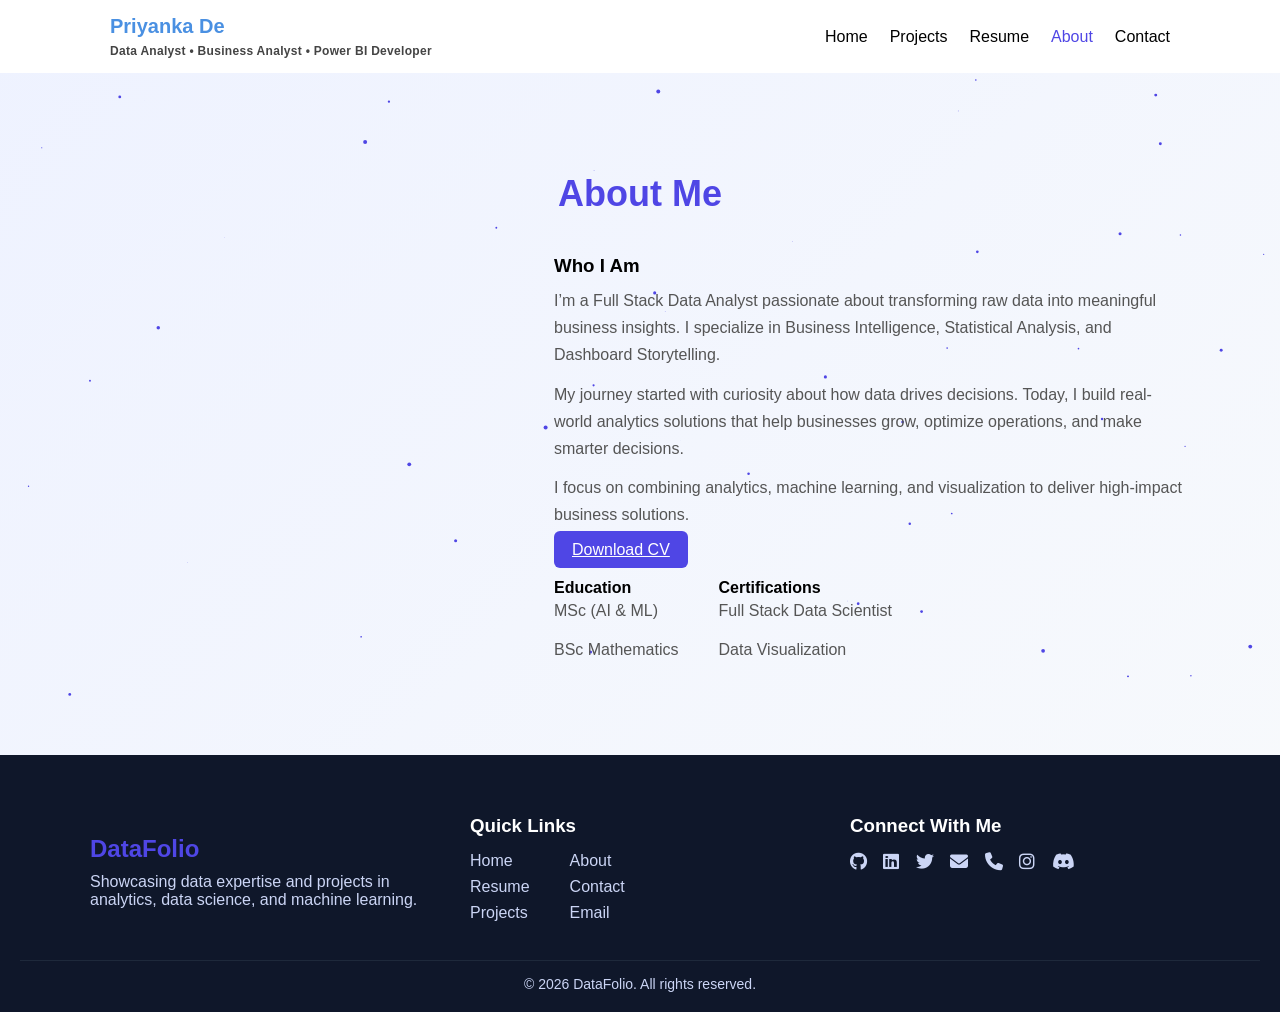
<file: about.html>
<!DOCTYPE html>
<html lang="en">
<head>
    <meta name="viewport" content="width=device-width, initial-scale=1.0">
    <meta charset="UTF-8">
    <title>Priyanka De-Portfolio | Full Stack Data Scientist</title>
    <link rel="stylesheet" href="css/style.css">
    <link rel="stylesheet" href="https://cdnjs.cloudflare.com/ajax/libs/font-awesome/6.5.0/css/all.min.css">
</head>
<body>
  <canvas id="particles"></canvas>
  <!-- Navbar -->
  <nav>
    <div class="nav-container">
     <div class="logos">
        <h2 class="names">
          <!-- Priyanka De <span class="dash">–</span>  -->
            <span class="portfolio">Priyanka De</span>
        </h2>
        <p class="roles">
          <b>Data Analyst • Business Analyst • Power BI Developer</b>
        </p>
      </div>
      <div class="menu-toggle" id="menu-toggle">☰</div>
  
      <ul>
        <li><a href="index.html">Home</a></li>
        <li><a href="projects.html">Projects</a></li>
        <li><a href="resume.html">Resume</a></li>
        <li><a href="about.html">About</a></li>
        <!-- <li><b>Blog</b></li> -->
        <li><a href="contact.html">Contact</a></li>
      </ul>
    </div>
  </nav>
<!-- <!-- ABOUT SECTION -->
<section class="about-section">

  <h2 class="section-title">
    About <span>Me</span>
  </h2>

  <div class="about-container">

    <!-- LEFT IMAGE -->
    <div class="about-img">
      <!-- <img src="images/ChatGPT Image Apr 22, 2026, 02_42_22 PM.png"> -->
    </div>

    <!-- RIGHT CONTENT -->
    <div class="about-text">

      <h3>Who I Am</h3>

      <p>
        I’m a Full Stack Data Analyst passionate about transforming raw data into meaningful business insights.
        I specialize in Business Intelligence, Statistical Analysis, and Dashboard Storytelling.
      </p>

      <p>
        My journey started with curiosity about how data drives decisions.
        Today, I build real-world analytics solutions that help businesses grow, optimize operations, and make smarter decisions.
      </p>

      <p>
        I focus on combining analytics, machine learning, and visualization to deliver high-impact business solutions.
      </p>

      <a href="#" class="btn primary">Download CV</a>

      <!-- MINI GRID -->
      <div class="about-extra">

        <div>
          <h4>Education</h4>
          <p>MSc (AI & ML)</p>
          <p>BSc Mathematics</p>
        </div>

        <div>
          <h4>Certifications</h4>
          <p>Full Stack Data Scientist</p>
          <p>Data Visualization</p>
        </div>

      </div>

    </div>

  </div>
</section>
   







<!-- footer -->
<footer class="footer">

  <div class="footer-container">

    <!-- LEFT -->
    <div class="footer-col">
      <h2 class="logo">DataFolio</h2>
      <p>
        Showcasing data expertise and projects in analytics,
        data science, and machine learning.
      </p>
    </div>

    <!-- MIDDLE (TWO-COLUMN QUICK LINKS) -->
    <div class="footer-col">
      <h3>Quick Links</h3>

      <div class="quick-grid">
        <!-- Column 1 -->
        <ul>
          <li><a href="#">Home</a></li>
          <li><a href="#">Resume</a></li>
          <li><a href="#projects">Projects</a></li>
        </ul>

        <!-- Column 2 -->
        <ul>
          <li><a href="#about">About</a></li>
          <li><a href="#contact">Contact</a></li>

          <!-- EMAIL (opens Gmail in browser) -->
          <li>
            <a href="https://mail.google.com/mail/?view=cm&to=pdecloud98@gmail.com,dataexplorepriyanka@gmail.com&su=Portfolio%20Inquiry&body=Hi%20Priyanka,"
               target="_blank">
              Email
            </a>
          </li>
        </ul>
      </div>
    </div>

    <!-- RIGHT -->
    <div class="footer-col">
      <h3>Connect With Me</h3>

      <div class="footer-socials">
        <a href="#"><i class="fab fa-github"></i></a>
        <a href="#"><i class="fab fa-linkedin"></i></a>
        <a href="#"><i class="fab fa-twitter"></i></a>

        <!-- Gmail (browser compose) -->
      <a href="mailto:pdecloud98@gmail.com,dataexplorepriyanka@gmail.com"><i class="fas fa-envelope"></i></a>

        <!-- Phone -->
        <a href="tel:+917063257272"><i class="fas fa-phone"></i></a>

        <a href="https://instagram.com/yourusername" target="_blank"><i class="fab fa-instagram"></i></a>
        <a href="https://discord.gg/your-invite-link" target="_blank"><i class="fab fa-discord"></i></a>
      </div>
    </div>

  </div>

  <div class="footer-bottom">
    <p>© 2026 DataFolio. All rights reserved.</p>
  </div>

</footer>

<script src="js/script.js"></script>

</body>
</html>
</file>
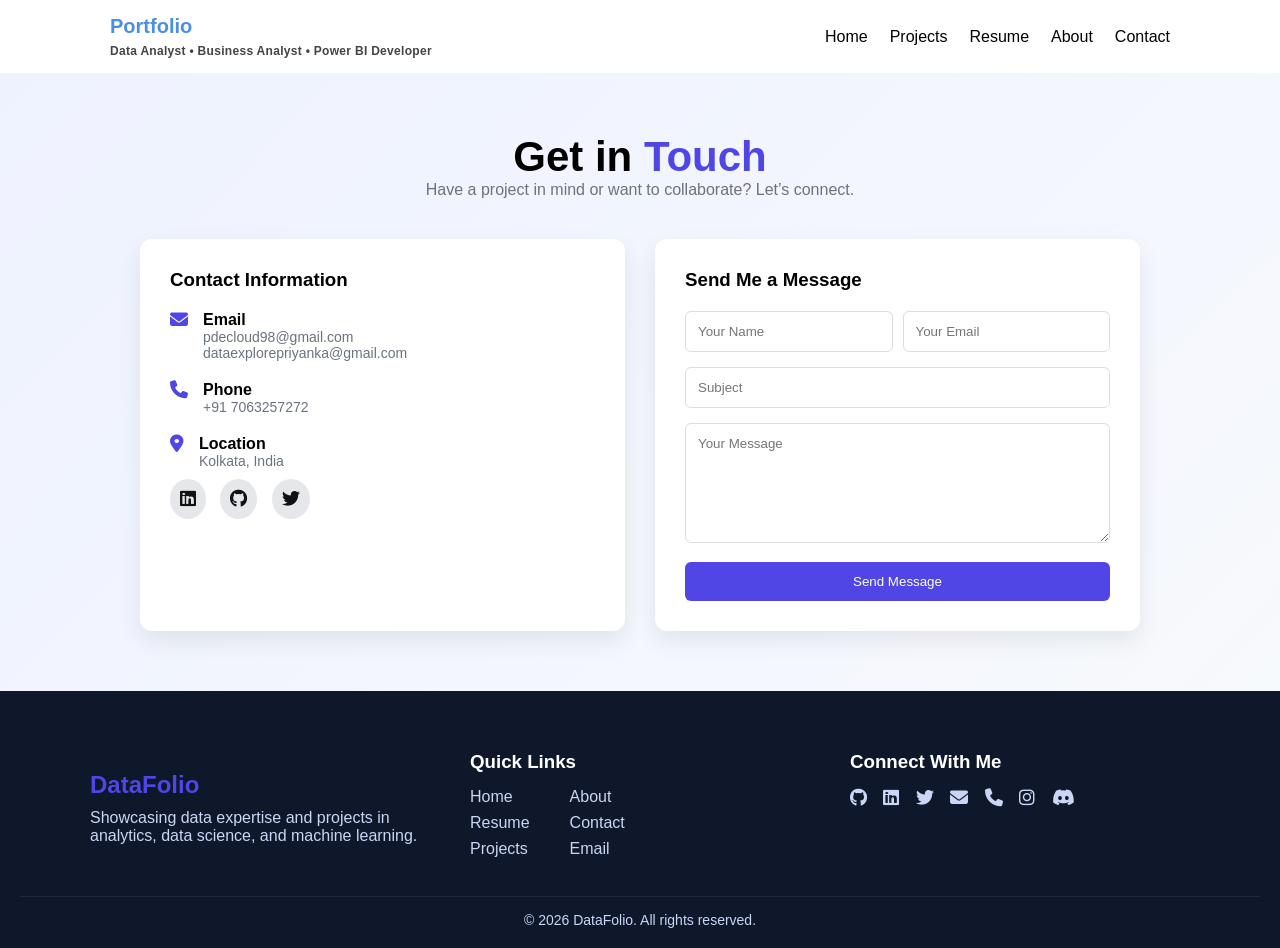
<file: contact.html>
<!DOCTYPE html>
<html lang="en">
<head>
    <meta name="viewport" content="width=device-width, initial-scale=1.0">
    <meta charset="UTF-8">
    <title>Priyanka De-Portfolio | Full Stack Data Scientist</title>
    <link rel="stylesheet" href="css/style.css">
    <link rel="stylesheet" href="https://cdnjs.cloudflare.com/ajax/libs/font-awesome/6.5.0/css/all.min.css">
</head>
<body>
<canvas id="particles"></canvas>
<!-- Navbar -->
<nav>
  <div class="nav-container">
   <div class="logos">
      <h2 class="names">
        <!-- Priyanka De <span class="dash">–</span>  -->
          <span class="portfolio">Portfolio</span>
      </h2>
      <p class="roles">
        <b>Data Analyst • Business Analyst • Power BI Developer</b>
      </p>
    </div>
    <div class="menu-toggle" id="menu-toggle">☰</div>

    <ul>
      <li><a href="index.html">Home</a></li>
      <li><a href="projects.html">Projects</a></li>
      <li><a href="resume.html">Resume</a></li>
      <li><a href="about.html">About</a></li>
      <!-- <li><b>Blog</b></li> -->
      <li><a href="contact.html">Contact</a></li>
    </ul>
  </div>
</nav>

<body>

<section class="contact-section">

  <!-- HEADER -->
  <div class="contact-header">
    <h1>Get in <span>Touch</span></h1>
    <p>Have a project in mind or want to collaborate? Let’s connect.</p>
  </div>

  <!-- MAIN GRID -->
  <div class="contact-container">

    <!-- LEFT PANEL -->
    <div class="contact-info">

      <h3>Contact Information</h3>

      <div class="info-box">
        <i class="fas fa-envelope"></i>
        <div>
          <p>Email</p>
          <span>pdecloud98@gmail.com</span>
          <span>dataexplorepriyanka@gmail.com</span>
        </div>
      </div>

      <div class="info-box">
        <i class="fas fa-phone"></i>
        <div>
          <p>Phone</p>
          <span>+91 7063257272</span>
        </div>
      </div>

      <div class="info-box">
        <i class="fas fa-location-dot"></i>
        <div>
          <p>Location</p>
          <span>Kolkata, India</span>
        </div>
      </div>

      <div class="socials">
        <a href="#"><i class="fab fa-linkedin"></i></a>
        <a href="#"><i class="fab fa-github"></i></a>
        <a href="#"><i class="fab fa-twitter"></i></a>
      </div>

    </div>

    <!-- RIGHT FORM -->
    <div class="contact-form">

      <h3>Send Me a Message</h3>

      <!-- NETLIFY FORM -->
      <form name="contact" method="POST" data-netlify="true" action="/thank-you.html">

        <input type="hidden" name="form-name" value="contact">

        <div class="form-row">
          <input type="text" name="name" placeholder="Your Name" required>
          <input type="email" name="email" placeholder="Your Email" required>
        </div>

        <input type="text" name="subject" placeholder="Subject" required>

        <textarea name="message" placeholder="Your Message" required></textarea>

        <button type="submit" class="contact-btn">Send Message</button>

      </form>

    </div>

  </div>

</section>

</body>










































  <!-- footer -->
<footer class="footer">

  <div class="footer-container">

    <!-- LEFT -->
    <div class="footer-col">
      <h2 class="logo">DataFolio</h2>
      <p>
        Showcasing data expertise and projects in analytics,
        data science, and machine learning.
      </p>
    </div>

    <!-- MIDDLE (TWO-COLUMN QUICK LINKS) -->
    <div class="footer-col">
      <h3>Quick Links</h3>

      <div class="quick-grid">
        <!-- Column 1 -->
        <ul>
          <li><a href="#">Home</a></li>
          <li><a href="#">Resume</a></li>
          <li><a href="#projects">Projects</a></li>
        </ul>

        <!-- Column 2 -->
        <ul>
          <li><a href="#about">About</a></li>
          <li><a href="#contact">Contact</a></li>

          <!-- EMAIL (opens Gmail in browser) -->
          <li>
            <a href="https://mail.google.com/mail/?view=cm&to=pdecloud98@gmail.com,dataexplorepriyanka@gmail.com&su=Portfolio%20Inquiry&body=Hi%20Priyanka,"
               target="_blank">
              Email
            </a>
          </li>
        </ul>
      </div>
    </div>

    <!-- RIGHT -->
    <div class="footer-col">
      <h3>Connect With Me</h3>

      <div class="footer-socials">
        <a href="#"><i class="fab fa-github"></i></a>
        <a href="#"><i class="fab fa-linkedin"></i></a>
        <a href="#"><i class="fab fa-twitter"></i></a>

        <!-- Gmail (browser compose) -->
      <a href="mailto:pdecloud98@gmail.com,dataexplorepriyanka@gmail.com"><i class="fas fa-envelope"></i></a>

        <!-- Phone -->
        <a href="tel:+917063257272"><i class="fas fa-phone"></i></a>

        <a href="https://instagram.com/yourusername" target="_blank"><i class="fab fa-instagram"></i></a>
        <a href="https://discord.gg/your-invite-link" target="_blank"><i class="fab fa-discord"></i></a>
      </div>
    </div>

  </div>

  <div class="footer-bottom">
    <p>© 2026 DataFolio. All rights reserved.</p>
  </div>

</footer>
</file>
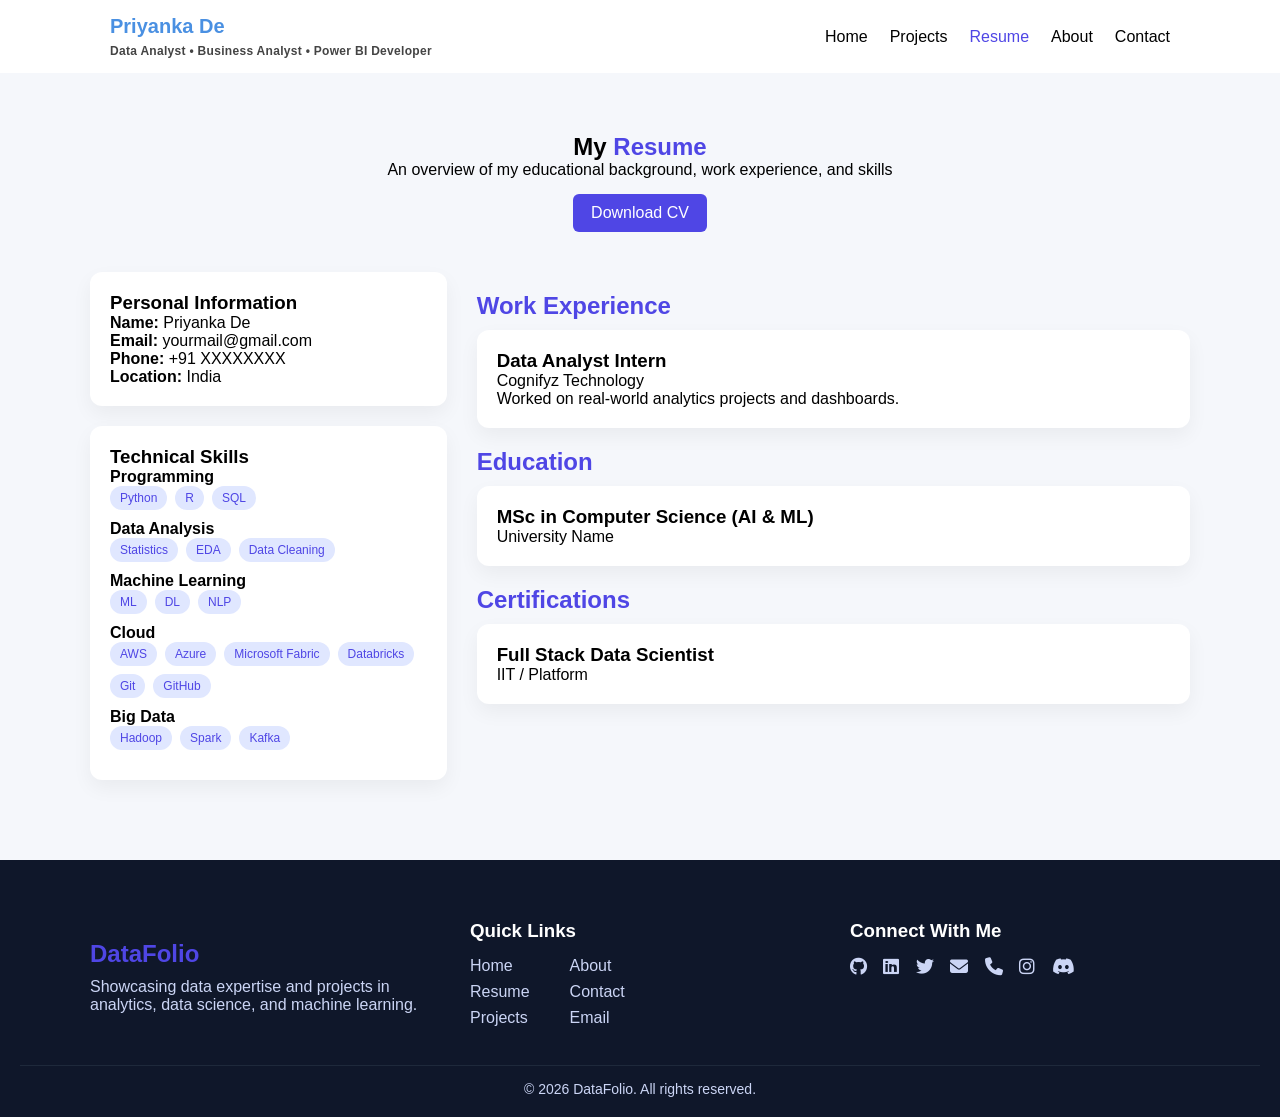
<file: resume.html>
<!DOCTYPE html>
<html lang="en">
<head>
    <meta name="viewport" content="width=device-width, initial-scale=1.0">
    <meta charset="UTF-8">
    <title>Priyanka De-Portfolio | Full Stack Data Scientist</title>
    <link rel="stylesheet" href="css/style.css">
    <link rel="stylesheet" href="https://cdnjs.cloudflare.com/ajax/libs/font-awesome/6.5.0/css/all.min.css">
</head>
<body>
  <canvas id="particles"></canvas>
  <!-- Navbar -->
  <nav>
    <div class="nav-container">
     <div class="logos">
        <h2 class="names">
          <!-- Priyanka De <span class="dash">–</span>  -->
            <span class="portfolio">Priyanka De</span>
        </h2>
        <p class="roles">
          <b>Data Analyst • Business Analyst • Power BI Developer</b>
        </p>
      </div>
      <div class="menu-toggle" id="menu-toggle">☰</div>
  
      <ul>
        <li><a href="index.html">Home</a></li>
        <li><a href="projects.html">Projects</a></li>
        <li><a href="resume.html">Resume</a></li>
        <li><a href="about.html">About</a></li>
        <!-- <li><b>Blog</b></li> -->
        <li><a href="contact.html">Contact</a></li>
      </ul>
    </div>
  </nav>

<section class="resume">

  <div class="resume-header">
    <h1>My <span>Resume</span></h1>
    <p>An overview of my educational background, work experience, and skills</p>
    <a href="#" class="download-btn">Download CV</a>
  </div>

  <div class="resume-container">

    <!-- LEFT SIDE -->
    <div class="resume-left">

      <!-- Personal Info -->
      <div class="card">
        <h3>Personal Information</h3>
        <p><strong>Name:</strong> Priyanka De</p>
        <p><strong>Email:</strong> yourmail@gmail.com</p>
        <p><strong>Phone:</strong> +91 XXXXXXXX</p>
        <p><strong>Location:</strong> India</p>
      </div>

      <!-- TECHNICAL SKILLS -->
      <div class="card">
        <h3>Technical Skills</h3>

        <h4>Programming</h4>
        <div class="tags">
          <span>Python</span><span>R</span><span>SQL</span>
        </div>

        <h4>Data Analysis</h4>
        <div class="tags">
          <span>Statistics</span><span>EDA</span><span>Data Cleaning</span>
        </div>

        <h4>Machine Learning</h4>
        <div class="tags">
          <span>ML</span><span>DL</span><span>NLP</span>
        </div>

        <!-- ✅ NEW CLOUD SECTION -->
        <h4>Cloud</h4>
        <div class="tags">
          <span>AWS</span>
          <span>Azure</span>
          <span>Microsoft Fabric</span>
          <span>Databricks</span>
          <span>Git</span>
          <span>GitHub</span>
        </div>

        <h4>Big Data</h4>
        <div class="tags">
          <span>Hadoop</span><span>Spark</span><span>Kafka</span>
        </div>

      </div>

    </div>

    <!-- RIGHT SIDE -->
    <div class="resume-right">

      <!-- Work -->
      <h2>Work Experience</h2>

      <div class="card">
        <h3>Data Analyst Intern</h3>
        <span>Cognifyz Technology</span>
        <p>Worked on real-world analytics projects and dashboards.</p>
      </div>

      <!-- Education -->
      <h2>Education</h2>

      <div class="card">
        <h3>MSc in Computer Science (AI & ML)</h3>
        <span>University Name</span>
      </div>

      <!-- Certifications -->
      <h2>Certifications</h2>

      <div class="card">
        <h3>Full Stack Data Scientist</h3>
        <span>IIT / Platform</span>
      </div>

    </div>

  </div>

</section>


















    














    














    

<!-- footer -->
<footer class="footer">

  <div class="footer-container">

    <!-- LEFT -->
    <div class="footer-col">
      <h2 class="logo">DataFolio</h2>
      <p>
        Showcasing data expertise and projects in analytics,
        data science, and machine learning.
      </p>
    </div>

    <!-- MIDDLE (TWO-COLUMN QUICK LINKS) -->
    <div class="footer-col">
      <h3>Quick Links</h3>

      <div class="quick-grid">
        <!-- Column 1 -->
        <ul>
          <li><a href="#">Home</a></li>
          <li><a href="#">Resume</a></li>
          <li><a href="#projects">Projects</a></li>
        </ul>

        <!-- Column 2 -->
        <ul>
          <li><a href="#about">About</a></li>
          <li><a href="#contact">Contact</a></li>

          <!-- EMAIL (opens Gmail in browser) -->
          <li>
            <a href="https://mail.google.com/mail/?view=cm&to=pdecloud98@gmail.com,dataexplorepriyanka@gmail.com&su=Portfolio%20Inquiry&body=Hi%20Priyanka,"
               target="_blank">
              Email
            </a>
          </li>
        </ul>
      </div>
    </div>

    <!-- RIGHT -->
    <div class="footer-col">
      <h3>Connect With Me</h3>

      <div class="footer-socials">
        <a href="#"><i class="fab fa-github"></i></a>
        <a href="#"><i class="fab fa-linkedin"></i></a>
        <a href="#"><i class="fab fa-twitter"></i></a>

        <!-- Gmail (browser compose) -->
      <a href="mailto:pdecloud98@gmail.com,dataexplorepriyanka@gmail.com"><i class="fas fa-envelope"></i></a>

        <!-- Phone -->
        <a href="tel:+917063257272"><i class="fas fa-phone"></i></a>

        <a href="https://instagram.com/yourusername" target="_blank"><i class="fab fa-instagram"></i></a>
        <a href="https://discord.gg/your-invite-link" target="_blank"><i class="fab fa-discord"></i></a>
      </div>
    </div>

  </div>

  <div class="footer-bottom">
    <p>© 2026 DataFolio. All rights reserved.</p>
  </div>

</footer>

    
<script src="js/script.js"></script>
</body>
</html>
</file>
<file: css/style.css>
body {
    margin: 0;
    font-family: Arial;
    background: #f5f7fb;
}

/* Navbar */
nav {
    width: 100%;
    background: white;
}

.nav-container {
    display: flex;
    align-items: center;
    justify-content: space-between;
    max-width: 1100px;
    margin: auto;
    padding: 15px 20px;
}

nav ul {
    display: flex;
    list-style: none;
    gap: 22px;
}

.logo {
    color: #4f46e5;
    font-weight: bold;
    margin-right: 30px; /* bring menu closer */
}
.roles {
  margin: 0;
  /* margin-top: 4px; */

  font-size: 12px;     /* bigger */
  color: #444;         /* darker than before */
  font-weight: 500;    /* slightly bold */

  letter-spacing: 0.3px;
}
.names {
  margin: 0;
  margin-bottom: 2px; 
  font-size: 20px;
  font-weight: 700;
  color: #0A66C2; /* LinkedIn-style professional blue */
}
.portfolio {
  color: #4A90E2;   /* lighter blue */
  font-weight: 700;
}
.dash {
  color: #999;
}

.logos {
  display: flex;
  flex-direction: column;
  justify-content: center;
  gap: 4px;
}
/* Hero */
.hero {
    display: flex;
    justify-content: space-between;
    align-items: center;
    padding: 80px;
}

/* Left */
.left h1 {
    font-size: 40px;
}

.name {
    color: #4f46e5;
}

.left p {
    max-width: 400px;
    color: gray;
}

/* Buttons */
.buttons {
    margin-top: 20px;
}

.btn {
    padding: 10px 18px;
    border-radius: 6px;
    border: none;
    margin-right: 10px;
    cursor: pointer;
}

.primary {
    background: #4f46e5;
    color: white;
}
.btns {
    padding: 10px 18px;
    border-radius: 6px;
    border: none;
    margin-right: 10px;
    cursor: pointer;
    text-decoration: none;   /* 🔥 remove underline */
    display: inline-block;
}

.primary {
    background: #4f46e5;
    color: white;
}
.secondary {
    border: 1px solid #4f46e5;
    background: transparent;
}

.green {
    background: #10b981;
    color: white;
}

/* Right Image */
.right img {
    width: 280px;
    border-radius: 50%;
    box-shadow:
        0 0 20px rgba(56, 189, 248, 0.25),
        0 0 40px rgba(56, 189, 248, 0.2),
        0 0 70px rgba(56, 189, 248, 0.15),
        0 0 100px rgba(56, 189, 248, 0.1);
}
/* RESPONSIVE */
@media (max-width: 768px) {
    .hero {
        flex-direction: column;
        text-align: center;
        padding: 40px;
    }

    .right img {
        width: 60px;
        margin-top: 30px;
    }

    nav {
        flex-direction: column;
        align-items: center;
    }

    nav ul {
        flex-wrap: wrap;
        justify-content: center;
    }
}
.socials {
    margin-top: 20px;
}

.socials a {
    margin-right: 10px;
    font-size: 18px;
    padding: 10px;
    border-radius: 50%;
    background: #e5e7eb;
    color: #333;
    transition: 0.3s;
}

.socials a:hover {
    background: #4f46e5;
    color: white;
}
/* Scroll Button */
.scroll-btn {
    position: absolute;
    bottom: 30px;
    left: 50%;
    transform: translateX(-50%);
    width: 50px;
    height: 50px;
    border: 2px solid #9ca3af;
    border-radius: 50%;
    display: flex;
    align-items: center;
    justify-content: center;
    text-decoration: none;
}

/* Arrow */
.arrow {
    font-size: 20px;
    color: #9ca3af;
    animation: bounce 1.5s infinite;
}

/* Bounce Animation */
@keyframes bounce {
    0%, 100% {
        transform: translateY(0);
    }
    50% {
        transform: translateY(8px);
    }
}

/* Hover Effect (Premium Touch) */
.scroll-btn:hover {
    border-color: #4f46e5;
}

.scroll-btn:hover .arrow {
    color: #4f46e5;
}
html {
    scroll-behavior: smooth;
}
.scroll-btn {
    box-shadow: 0 0 10px rgba(79, 70, 229, 0.3);
}

.scroll-btn:hover {
    box-shadow: 0 0 20px rgba(79, 70, 229, 0.7);
}
#particles {
    position: fixed;
    width: 100%;
    height: 100%;
    z-index: -1;
    top: 0;
    left: 0;
}
/* .right img {
    width: 280px;
    border-radius: 50%;
    box-shadow: 
        0 0 20px #4f46e5,
        0 0 40px #4f46e5,
        0 0 60px #4f46e5;
    transition: 0.3s;
} */

.right img:hover {
    transform: scale(1.05);
}
/* nav ul li {
    cursor: pointer;
    position: relative;
}

nav ul li:hover {
    color: #4f46e5;
}

nav ul li::after {
    content: "";
    position: absolute;
    width: 0;
    height: 2px;
    background: #4f46e5;
    bottom: -5px;
    left: 0;
    transition: 0.3s;
}

nav ul li:hover::after {
    width: 100%;
} */


/* RESET LINK STYLE */
nav ul li a {
    text-decoration: none;   /* remove underline */
    color: black;            /* default black */
    font-weight: 500;
    transition: 0.3s;
    position: relative;
}

/* HOVER COLOR */
nav ul li a:hover {
    color: #4f46e5;
}

/* UNDERLINE ANIMATION */
nav ul li a::after {
    content: "";
    position: absolute;
    width: 0;
    height: 2px;
    background: #4f46e5;
    bottom: -5px;
    left: 0;
    transition: 0.3s;
}

nav ul li a:hover::after {
    width: 100%;
}
nav ul li a.active {
    color: #4f46e5;
}




.highlight {
    color: #4f46e5;
    font-weight: bold;
}



.hero-left {
    max-width: 600px;
    font-family: 'Poppins', sans-serif;
}

/* Hello text */
.hero-left h1 {
    font-size: 48px;
    font-weight: 700;
    margin-bottom: 8px;
}

/* Name Gradient */
.name {
    font-size: 36px;
    font-weight: 700;
    background: linear-gradient(90deg, #a855f7, #3b82f6);
    -webkit-background-clip: text;
    -webkit-text-fill-color: transparent;
    margin-bottom: 12px;
}

/* Typing line */
.hero-left h3 {
    font-size: 22px;
   margin-top: 4px;
}

/* Highlight text */
.highlight {
    color: #3b82f6;
    font-weight: 600;
}

/* Description */
.desc {
    margin-top: 15px;
    line-height: 1.7;
    color: #333;
}

/* Skills line */
.skills {
    margin-top: 15px;
    color: #22d3ee;
    font-weight: 600;
}
/* Scroll Button */
.scroll-btn {
    position: absolute;
    bottom: 30px;
    left: 50%;
    transform: translateX(-50%);
    width: 50px;
    height: 50px;
    border: 2px solid #9ca3af;
    border-radius: 50%;
    display: flex;
    align-items: center;
    justify-content: center;
    text-decoration: none;
}

/* Arrow */
.arrow {
    font-size: 20px;
    color: #9ca3af;
    animation: bounce 1.5s infinite;
}

/* Bounce Animation */
@keyframes bounce {
    0%, 100% {
        transform: translateY(0);
    }
    50% {
        transform: translateY(8px);
    }
}

/* Hover Effect (Premium Touch) */
.scroll-btn:hover {
    border-color: #4f46e5;
}

.scroll-btn:hover .arrow {
    color: #4f46e5;
}
html {
    scroll-behavior: smooth;
}
.scroll-btn {
    box-shadow: 0 0 10px rgba(79, 70, 229, 0.3);
}

.scroll-btn:hover {
    box-shadow: 0 0 20px rgba(79, 70, 229, 0.7);
}





.menu-toggle {
    display: none;
    font-size: 24px;
    cursor: pointer;
}
@media (max-width: 768px) {

    nav {
        justify-content: space-between;
    }

    nav ul {
        position: absolute;
        top: 60px;
        right: 0;
        background: white;
        flex-direction: column;
        width: 200px;
        display: none;
        padding: 20px;
        box-shadow: 0 5px 15px rgba(0,0,0,0.1);
    }

    nav ul.active {
        display: flex;
    }

    .menu-toggle {
        display: block;
    }
}

/* responsive page  */
@media (max-width: 768px) {
    .scroll-btn {
        display: none;
    }
}
@media (max-width: 768px) {
    .right img {
        width: 180px;   /* bigger */
        margin: 20px auto;
        display: block;
    }
}
@media (max-width: 768px) {
    .hero {
        flex-direction: column;
    }

    .right {
        order: -1;   /* THIS moves image to top */
    }
}
@media (max-width: 768px) {
    .hero-left {
        text-align: center;
    }
}


/* my tech stack section */

.tech-section {
    padding: 80px 20px;
    text-align: center;
}

.tech-title {
    font-size: 32px;
    font-weight: 700;
    margin-bottom: 40px;
}

/* GRID */
.tech-grid {
    display: grid;
    grid-template-columns: repeat(3, 1fr);
    gap: 25px;
    max-width: 1100px;
    margin: auto;
}

/* CARD */
.tech-card {
    background: #f9fafb;
    padding: 25px;
    border-radius: 12px;
    text-align: center;
    box-shadow: 0 5px 15px rgba(0,0,0,0.05);
}

.tech-card h3 {
    margin-bottom: 15px;
    font-size: 18px;
}

/* TAGS */
/* TAG CONTAINER */
.tagsz {
    display: flex;
    flex-wrap: wrap;
    gap: 10px;
    justify-content: center;   /* center align */
}

/* TAG ITEM (THIS IS THE MAIN FIX) */
.tagsz span {
    display: inline-block;     /* IMPORTANT */
    padding: 8px 14px;         /* better size */
    border-radius: 50px;       /* pill shape */
    font-size: 13px;
    font-weight: 500;
    white-space: nowrap;       /* prevent breaking */
    transition: 0.2s ease;
}

/* HOVER EFFECT (premium feel) */
.tagsz span:hover {
    transform: translateY(-2px);
}
.tagsz.blue span { background: #dbeafe; color: #2563eb; }
.tagsz.purple span { background: #ede9fe; color: #7c3aed; }
.tagsz.teal span { background: #ccfbf1; color: #0f766e; }
.tagsz.orange span { background: #ffedd5; color: #ea580c; }
.tagsz.pink span { background: #fce7f3; color: #be185d; }
.tagsz.cloud-tags span { background: #d1fae5; color: #065f46; }

/* RESPONSIVE */
@media (max-width: 992px) {
    .tech-grid {
        grid-template-columns: repeat(2, 1fr);
    }
}

@media (max-width: 600px) {
    .tech-grid {
        grid-template-columns: 1fr;
    }

    .tech-card {
        text-align: center;
    }
}





/* project section */
.projects {
    padding: 80px 20px;
    background: #f5f7fb;
}

.project-grid {
    display: grid;
    grid-template-columns: repeat(3, 1fr);
    row-gap: 40px;       /* vertical space */
    column-gap: 25px;    /* horizontal space */
    max-width: 1100px;
    margin: auto;
}

/* CARD */
.project-card {
    background: white;
    /* border-radius: 12px; */
    border-radius: 18px; /* smoother & modern */
       /* box-shadow:
        0 12px 25px rgba(0, 0, 0, 0.08),
        0 30px 60px rgba(0, 0, 0, 0.12); */
      box-shadow:
        0 15px 30px rgba(0, 0, 0, 0.10),
        0 40px 80px rgba(0, 0, 0, 0.15);

    transition: all 0.3s ease;
}

.project-card:hover {
    transform: translateY(-6px);
}

/* IMAGE */
/* .project-card img {
    width: 100%;
    height: 180px;
    object-fit: cover;
} */
/* .project-card img {
    width: 100%;
    height: auto;
    object-fit: contain;
    background: #fff;
} */
.project-card img {
    width: 100%;
    height: auto;
    display: block;
       border-top-left-radius: 18px;
    border-top-right-radius: 18px;
}
/* .project-image {
    width: 100%;
    height: 200px;
    display: flex;
    align-items: center;
    justify-content: center;
    background: #f9fafb;
}

.project-image img {
    max-width: 100%;
    max-height: 100%;
    object-fit: contain;
} */
.project-image {
    width: 100%;
}

.project-image img {
    width: 100%;
    height: auto;
    display: block;
}

/* CONTENT */
.project-content {
    padding: 20px;
}

.project-content h3 {
    margin-bottom: 10px;
}

.project-content p {
    font-size: 14px;
    color: #6b7280;
    margin-bottom: 15px;
}

/* TAGS */
.tagsS {
    display: flex;
    flex-wrap: wrap;
    gap: 8px;
    margin-bottom: 15px;
}

.tagsS span {
    background: #e0e7ff;
    color: #3730a3;
    padding: 5px 10px;
    border-radius: 12px;
    font-size: 12px;
}

/* BUTTONS */
.project-buttons {
    display: flex;
    gap: 10px;
}

/* GitHub */
.btn-outline {
    border: 1px solid #d1d5db;
    padding: 6px 10px;
    border-radius: 6px;
    font-size: 13px;
    text-decoration: none;
    color: #333;
}

/* Details */
.btn-primary {
    background: #4f46e5;
    color: white;
    padding: 6px 12px;
    border-radius: 6px;
    font-size: 13px;
    text-decoration: none;
}

/* Presentation */
.btn-presentation {
    background: #10b981;
    color: white;
    padding: 6px 12px;
    border-radius: 6px;
    font-size: 13px;
    text-decoration: none;
}

/* HOVER */
.btn-outline:hover { background: #f3f4f6; }
.btn-primary:hover { background: #4338ca; }
.btn-presentation:hover { background: #059669; }

@media (max-width: 992px) {
    .project-grid {
        grid-template-columns: repeat(2, 1fr);
    }
}

@media (max-width: 600px) {
    .project-grid {
        grid-template-columns: 1fr;
    }
}

/* see more project */
/* Container */
.see-all-container {
    text-align: center;
    margin-top: 40px;
}

/* Button */
.see-all-btn {
    display: inline-block;
    padding: 12px 26px;
    border: 2px solid #4f46e5;
    color: #4f46e5;
    text-decoration: none;
    font-size: 15px;
    border-radius: 10px;
    transition: 0.3s ease;
}

/* Hover */
.see-all-btn:hover {
    background: #4f46e5;
    color: white;
    transform: translateY(-2px);
}
@media (max-width: 600px) {

    .see-all-btn {
        padding: 10px 20px;
        font-size: 14px;
    }

}

/* INTEREST SECTION */
.focus {
    padding: 80px 20px;
    text-align: center;
    background: #f1f5f9; /* softer than white */
}

.section-title {
    font-size: 32px;
    font-weight: 700;
}

.section-subtitle {
    color: #6b7280;
    margin-bottom: 50px;
}

/* 8 IN ONE ROW */
.focus-grid {
    display: grid;
    grid-template-columns: repeat(8, 1fr);
    gap: 20px;
    max-width: 1200px;
    margin: auto;
}

/* ITEM */
.focus-item {
    display: flex;
    flex-direction: column;
    align-items: center;
    gap: 10px;
}

/* BASE CIRCLE */
.circle {
    width: 70px;
    height: 70px;
    border-radius: 50%;

    display: flex;
    align-items: center;
    justify-content: center;

    font-size: 22px;

    transition: 0.3s ease;
}

/* 🎨 SOFT COLOR VARIATIONS */
.c1 { background: #dbeafe; color: #1e40af; }
.c2 { background: #fef3c7; color: #92400e; }
.c3 { background: #e0e7ff; color: #3730a3; }
.c4 { background: #dcfce7; color: #166534; }
.c5 { background: #fce7f3; color: #9d174d; }
.c6 { background: #ede9fe; color: #5b21b6; }
.c7 { background: #cffafe; color: #155e75; }
.c8 { background: #fee2e2; color: #991b1b; }

/* TEXT */
.focus-item p {
    font-size: 13px;
    font-weight: 500;
}

/* HOVER */
.circle:hover {
    transform: translateY(-5px) scale(1.05);

    box-shadow: 0 10px 25px rgba(0,0,0,0.12);
}

@media (max-width: 1100px) {
    .focus-grid {
        grid-template-columns: repeat(4, 1fr);
    }
}

@media (max-width: 600px) {
    .focus-grid {
        grid-template-columns: repeat(2, 1fr);
    }
}



/* footer */
.footer {
    background: #0f172a;
    color: #cbd5f5;
    padding: 60px 20px 20px;
}

.footer-container {
    display: flex;
    justify-content: space-between;
    max-width: 1100px;
    margin: auto;
    gap: 40px;
}

/* COLUMN */
.footer-col {
    flex: 1;
}

.logo {
    color: #4f46e5;
    margin-bottom: 10px;
}

.footer-col h3 {
    margin-bottom: 15px;
    color: white;
}

/* QUICK LINKS GRID (2 columns) */
.quick-grid {
    display: flex;
    gap: 40px;
}

.quick-grid ul {
    list-style: none;
    padding: 0;
}

.quick-grid li {
    margin-bottom: 8px;
}

.quick-grid a {
    text-decoration: none;
    color: #cbd5f5;
    transition: 0.3s;
}

.quick-grid a:hover {
    color: #4f46e5;
}

/* SOCIAL ICONS */
.footer-socials a {
    margin-right: 12px;
    font-size: 18px;
    color: #cbd5f5;
    transition: 0.3s;
}

.footer-socials a:hover {
    color: #4f46e5;
}

/* BOTTOM */
.footer-bottom {
    border-top: 1px solid #1e293b;
    margin-top: 30px;
    padding-top: 15px;
    text-align: center;
    font-size: 14px;
}
@media (max-width: 768px) {

    .footer-container {
        flex-direction: column;
        text-align: center;
    }

    .quick-grid {
        justify-content: center;
    }
}

/* details buton */
/* OVERLAY */
.modal {
    display: none;
    position: fixed;
    z-index: 999;
    inset: 0;
    background: rgba(0, 0, 0, 0.6);

    justify-content: center;
    align-items: center;
}

/* CONTENT */
.modal-content {
    background: #ffffff;
    width: 90%;
    max-width: 720px;
    max-height: 90vh;
    overflow-y: auto;

    padding: 20px;
    border-radius: 14px;

    box-shadow: 0 25px 70px rgba(0,0,0,0.3);

    animation: popup 0.3s ease;
}

/* HEADER */
.modal-header {
    display: flex;
    justify-content: space-between;
    align-items: center;
}

/* CLOSE BUTTON (PRO STYLE) */
.close-btn {
    width: 35px;
    height: 35px;
    border-radius: 50%;
    border: none;

    background: #e5e7eb;
    color: #333;

    font-size: 20px;
    cursor: pointer;

    transition: 0.3s;
}

.close-btn:hover {
    background: #4f46e5;
    color: white;
}

/* IMAGE */
.modal-content img {
    width: 100%;
    border-radius: 10px;
    margin: 15px 0;
}

/* DESCRIPTION */
#modal-desc {
    color: #4b5563;
    line-height: 1.6;
}

/* TECH TAGS */
#modal-tech span {
    display: inline-block;
    background: #e0e7ff;
    color: #4f46e5;
    padding: 6px 10px;
    margin: 5px;
    border-radius: 6px;
    font-size: 12px;
}

/* BUTTONS */
.modal-buttons {
    margin-top: 15px;
}

.modal-buttons .btn {
    padding: 10px 18px;
    border-radius: 6px;
    background: #4f46e5;
    color: white;
    text-decoration: none;
    margin-right: 10px;
}

.modal-buttons .green {
    background: #10b981;
}

/* ANIMATION */
@keyframes popup {
    from {
        transform: scale(0.9);
        opacity: 0;
    }
    to {
        transform: scale(1);
        opacity: 1;
    }
}
/* resposive */
@media (max-width: 600px) {

    .modal-content {
        width: 95%;
        padding: 15px;
    }

    .modal-header h2 {
        font-size: 18px;
    }

    .close-btn {
        width: 30px;
        height: 30px;
        font-size: 18px;
    }
}

/* project industry and skill botton */
/* SECTION WRAPPER */
.filter-section {
    max-width: 1100px;
    margin: 30px auto 20px;
    padding: 0 20px;
}

/* ROW STYLE */
.filter-row {
    display: flex;
    flex-wrap: wrap;
    gap: 12px;
    justify-content: center;
    margin-bottom: 15px;
}

/* BUTTON BASE */
.filter-row button {
    padding: 8px 16px;
    border-radius: 20px;
    border: none;
    font-size: 14px;
    cursor: pointer;
    transition: 0.3s;
    font-weight: 500;
}

/* INDUSTRY STYLE (Purple Theme) */
.filter-row.industry button {
    background: rgba(124, 58, 237, 0.1);
    color: #7c3aed;
}

.filter-row.industry button:hover {
    background: #7c3aed;
    color: white;
}

/* SKILL STYLE (Blue/Teal Theme) */
.filter-row.skills button {
    background: rgba(20, 184, 166, 0.1);
    color: #0ea5a4;
}

.filter-row.skills button:hover {
    background: #0ea5a4;
    color: white;
}

/* ACTIVE STATE (optional for future filtering) */
.filter-row button.active {
    background: #111827;
    color: white;
}
/* responsive */
@media (max-width: 768px) {
    .filter-row {
        justify-content: flex-start;
        overflow-x: auto;
        padding-bottom: 10px;
    }

    .filter-row::-webkit-scrollbar {
        display: none;
    }

    .filter-row button {
        flex: 0 0 auto;
    }
}


/* <project grid for project page > */
.mb-20 {
    margin-bottom: 20px;
}
@media (max-width: 768px) {
    .mb-20 {
        margin-bottom: 20px;
    }
}

/* resume */
.resume {
    padding: 60px 20px;
    background: #f5f7fb;
}

.resume-header {
    text-align: center;
    margin-bottom: 40px;
}

.resume-header h1 span {
    color: #4f46e5;
}

.download-btn {
    display: inline-block;
    margin-top: 15px;
    background: #4f46e5;
    color: white;
    padding: 10px 18px;
    border-radius: 6px;
    text-decoration: none;
}

.resume-container {
    display: grid;
    grid-template-columns: 1fr 2fr;
    gap: 30px;
    max-width: 1100px;
    margin: auto;
}

/* Cards */
.card {
    background: white;
    padding: 20px;
    border-radius: 12px;
    margin-bottom: 20px;
    box-shadow: 0 8px 20px rgba(0,0,0,0.05);
}

/* Headings */
h2 {
    margin: 20px 0 10px;
    color: #4f46e5;
}

/* Tags */
.tags {
    display: flex;
    flex-wrap: wrap;
    gap: 8px;
    margin-bottom: 10px;
}

.tags span {
    background: #e0e7ff;
    color: #4f46e5;
    padding: 5px 10px;
    border-radius: 20px;
    font-size: 12px;
}
@media (max-width: 768px) {
    .resume-container {
        grid-template-columns: 1fr;
    }

    .resume-header h1 {
        font-size: 26px;
    }
}



/* about sec */


/* /* ABOUT */
.about-section {
    padding: 80px 20px;
}

.section-title {
    text-align: center;
    font-size: 36px;
    margin-bottom: 40px;
}

.section-title span {
    color: #4f46e5;
}

.about-container {
    display: grid;
    grid-template-columns: 1fr 1.5fr;
    gap: 40px;
    max-width: 1100px;
    margin: auto;
}

.about-img img {
    width: 100%;
    border-radius: 15px;
    box-shadow: 0 10px 30px rgba(0,0,0,0.1);
}

.about-text h3 {
    margin-bottom: 10px;
}

.about-text p {
    color: #555;
    line-height: 1.7;
    margin-bottom: 12px;.journey {
    padding: 80px 20px;
}

.timeline {
    max-width: 800px;
    margin: auto;
}

.timeline-item {
    display: flex;
    gap: 20px;
    margin-bottom: 30px;
}

.year {
    width: 60px;
    height: 60px;
    display: flex;
    align-items: center;
    justify-content: center;
    border-radius: 50%;
    color: white;
}

.blue { background: #4f46e5; }
.purple { background: #8b5cf6; }
.green { background: #10b981; }

@media (max-width: 768px) {

    .about-container {
        grid-template-columns: 1fr;
    }

    .about-extra {
        flex-direction: column;
    }

    .timeline-item {
        flex-direction: column;
        align-items: center;
        text-align: center;
    }
}
}

/* MINI SECTION */
.about-extra {
    display: flex;
    gap: 40px;
    margin-top: 20px;
}

/* contact page  */
* {
  margin: 0;
  padding: 0;
  box-sizing: border-box;
  font-family: "Segoe UI", sans-serif;
}

body {
  background: linear-gradient(135deg, #eef2ff, #f8fafc);
  min-height: 100vh;
}

/* HEADER */
.contact-header {
  text-align: center;
  margin-bottom: 40px;
}

.contact-header h1 {
  font-size: 42px;
}

.contact-header span {
  color: #4f46e5;
}

.contact-header p {
  color: #6b7280;
}

/* CONTAINER */
.contact-section {
  padding: 60px 20px;
}

.contact-container {
  display: grid;
  grid-template-columns: 1fr 1fr;
  gap: 30px;
  max-width: 1000px;
  margin: auto;
}

/* LEFT SIDE */
.contact-info {
  background: white;
  padding: 30px;
  border-radius: 12px;
  box-shadow: 0 10px 25px rgba(0,0,0,0.08);
}

.contact-info h3 {
  margin-bottom: 20px;
}

.info-box {
  display: flex;
  gap: 15px;
  margin-bottom: 20px;
}

.info-box i {
  font-size: 18px;
  color: #4f46e5;
}

.info-box p {
  font-weight: bold;
}

.info-box span {
  display: block;
  font-size: 14px;
  color: #6b7280;
}

.socials a {
  margin-right: 10px;
  font-size: 18px;
  color: #111;
}

/* FORM */
.contact-form {
  background: white;
  padding: 30px;
  border-radius: 12px;
  box-shadow: 0 10px 25px rgba(0,0,0,0.08);
}

.contact-form h3 {
  margin-bottom: 20px;
}

.form-row {
  display: flex;
  gap: 10px;
}

input, textarea {
  width: 100%;
  padding: 12px;
  margin-bottom: 15px;
  border: 1px solid #ddd;
  border-radius: 6px;
}

textarea {
  height: 120px;
}

.contact-btn {
  width: 100%;
  background: #4f46e5;
  color: white;
  padding: 12px;
  border: none;
  border-radius: 6px;
  cursor: pointer;
}

.contact-btn:hover {
  background: #4338ca;
}
/* RESPONSIVE */
@media(max-width: 768px) {
  .contact-container {
    grid-template-columns: 1fr;
  }

  .form-row {
    flex-direction: column;
  }
}
.contact-info:hover,
.contact-form:hover {
  transform: translateY(-5px);
  transition: 0.3s;
}

/* project button selection  */
.filter-btn.active {
  background: linear-gradient(135deg, #6c63ff, #8a84ff);
  color: white;
  transform: scale(1.05);
}
.sector-tag {
  display: inline-block;
  padding: 6px 12px;
  border-radius: 20px;
  font-size: 12px;
  font-weight: 600;
  margin-bottom: 10px;
  color: white;
}
/* INDUSTRY COLORS */

.fmcg {
  background: #ff6b6b;
}

.ecommerce {
  background: #6c63ff;
}

.realestate {
  background: #f59e0b;
}

.healthcare {
  background: #10b981;
}

.travel {
  background: #0ea5e9;
}

.media {
  background: #ec4899;
}

.telecom {
  background: #6366f1;
}

.bfsi {
  background: #14b8a6;
}

.edtech {
  background: #8b5cf6;
}

/* 🔥 NEW SECTOR */
.fashion {
  background: #e11d48;  /* premium pink/red */
}
</file>
